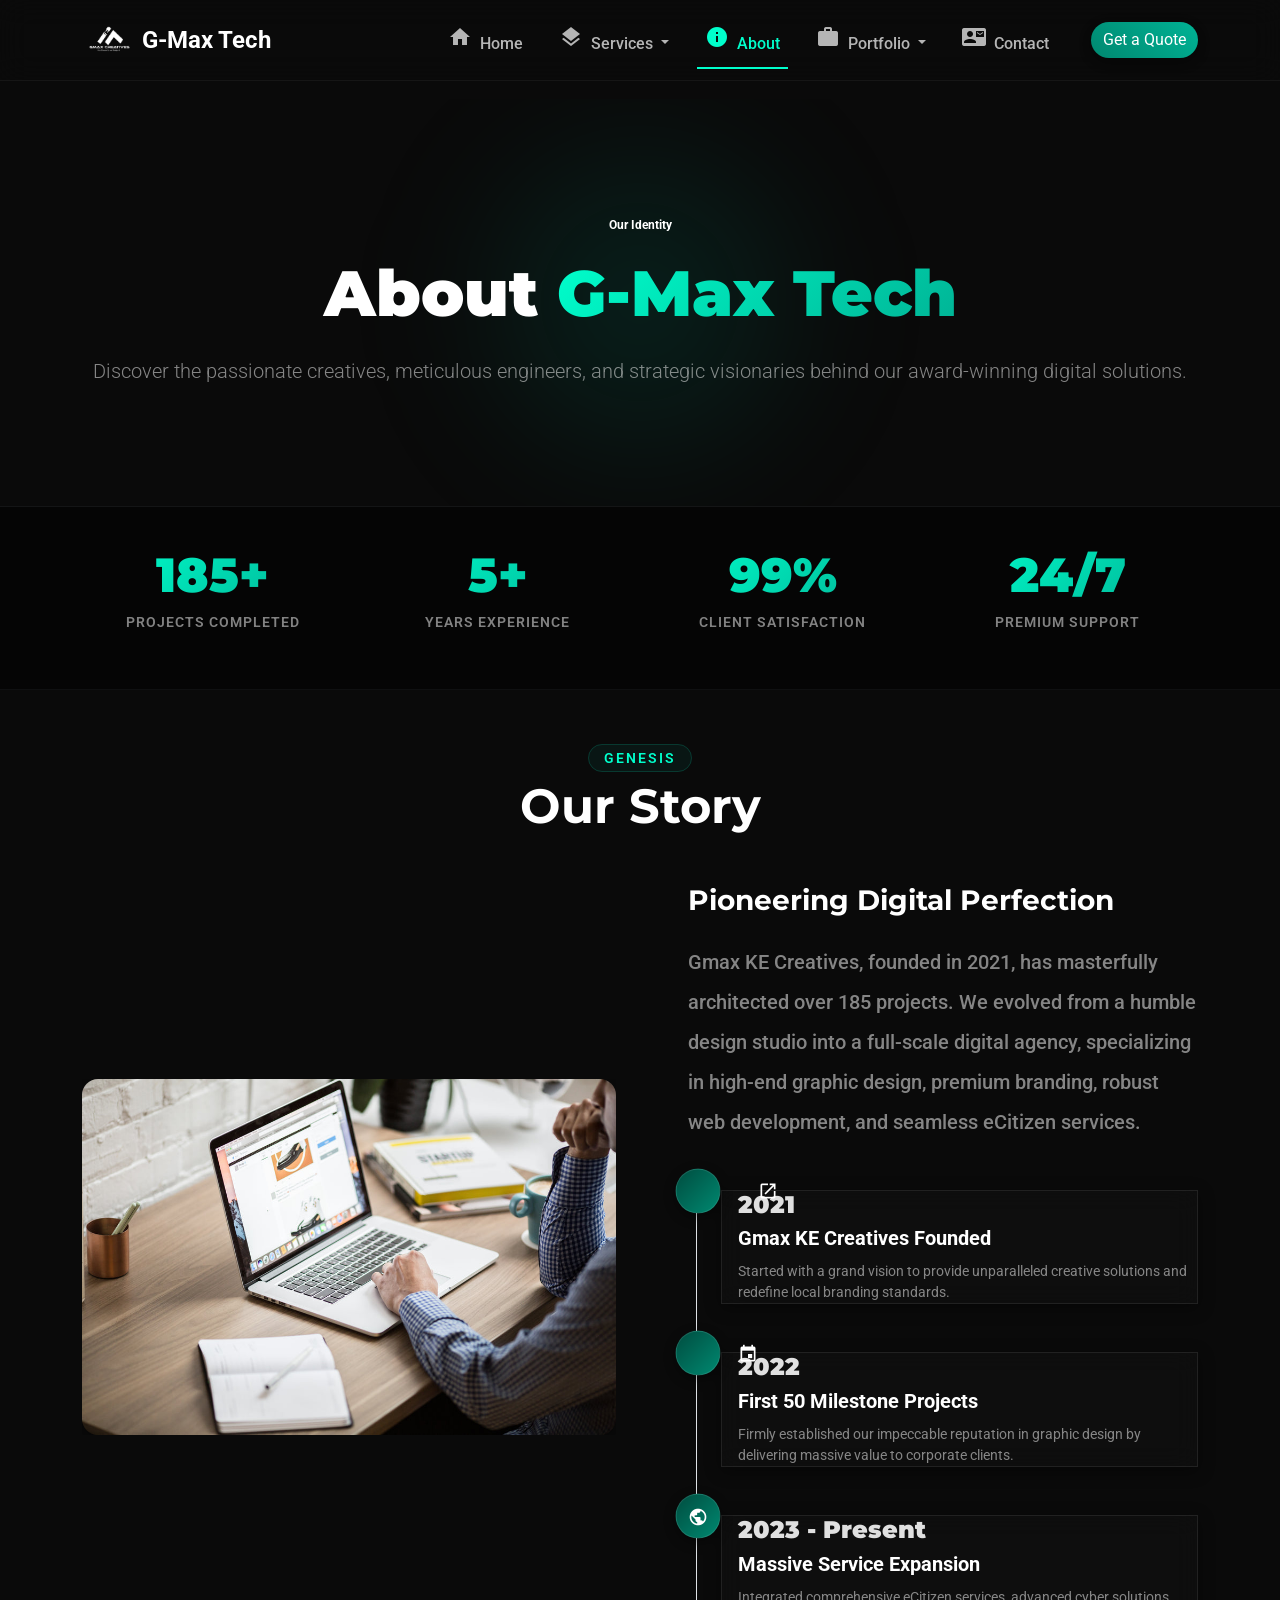
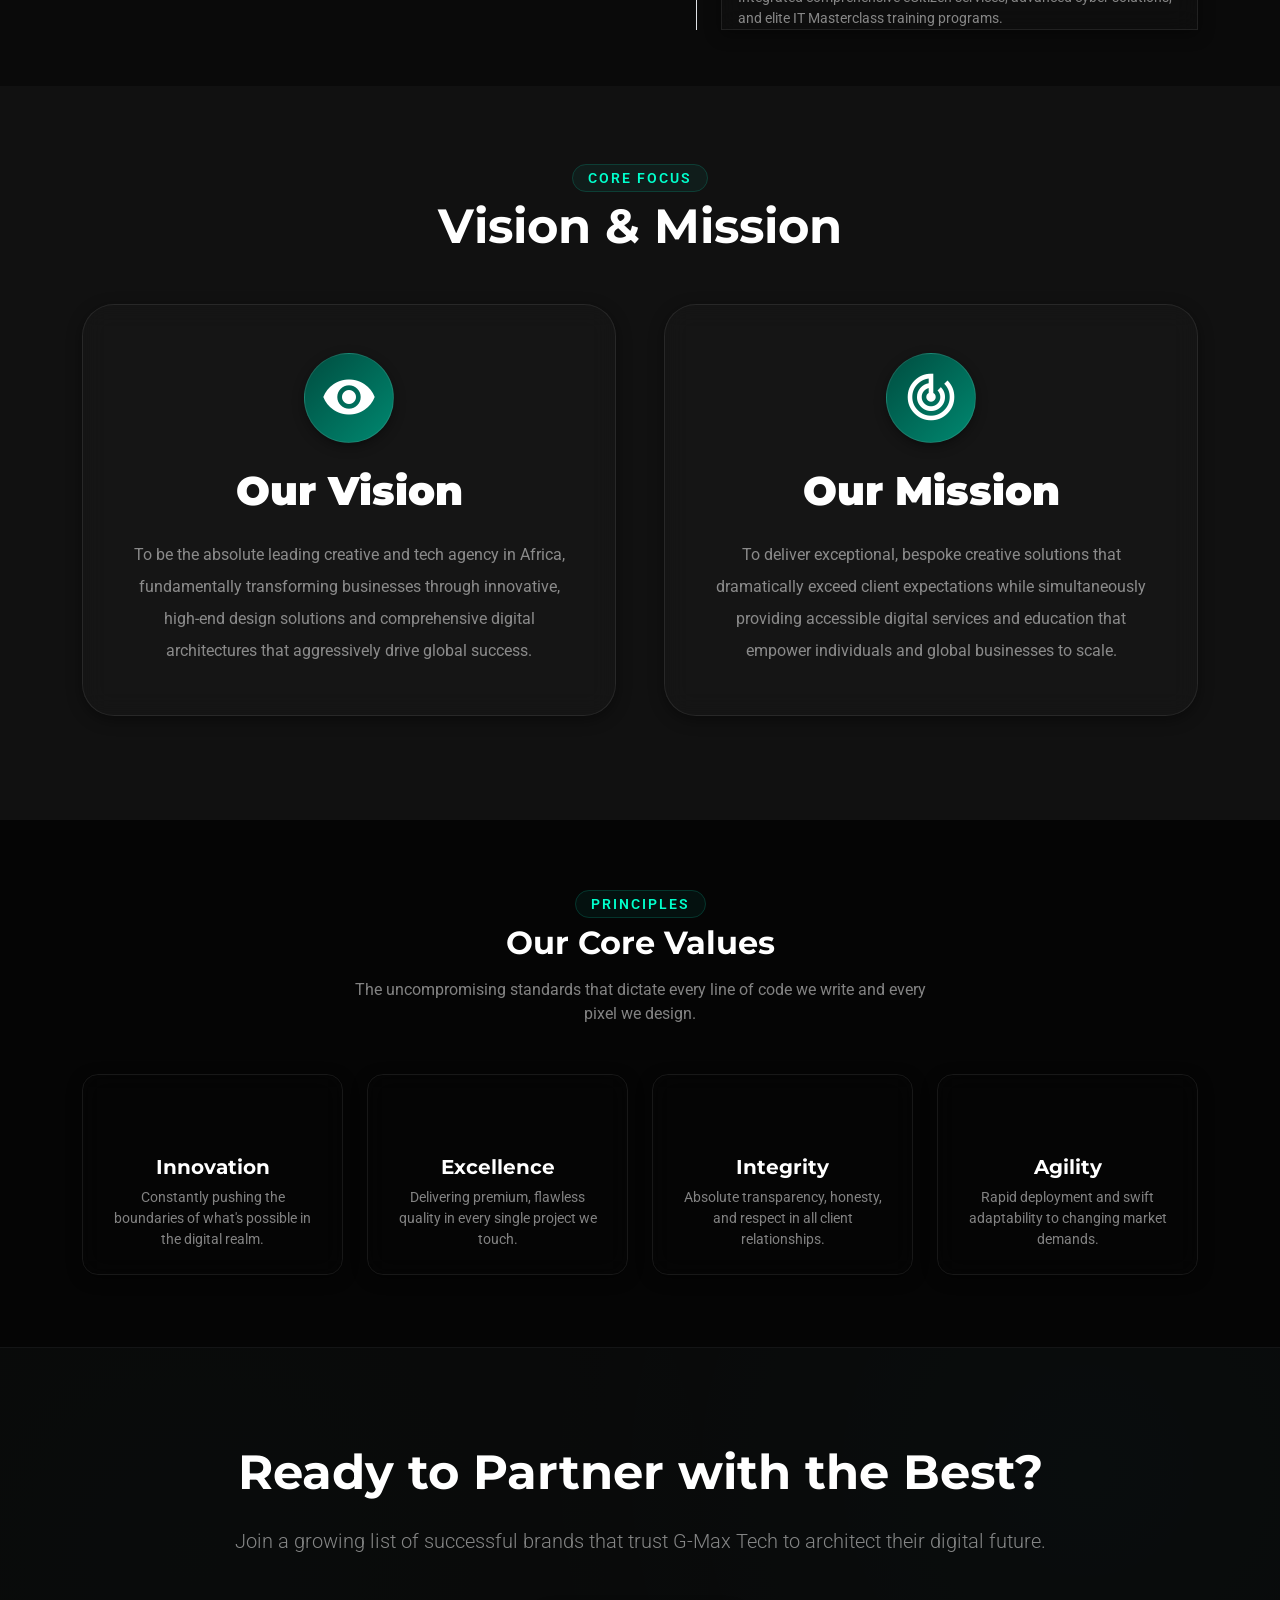
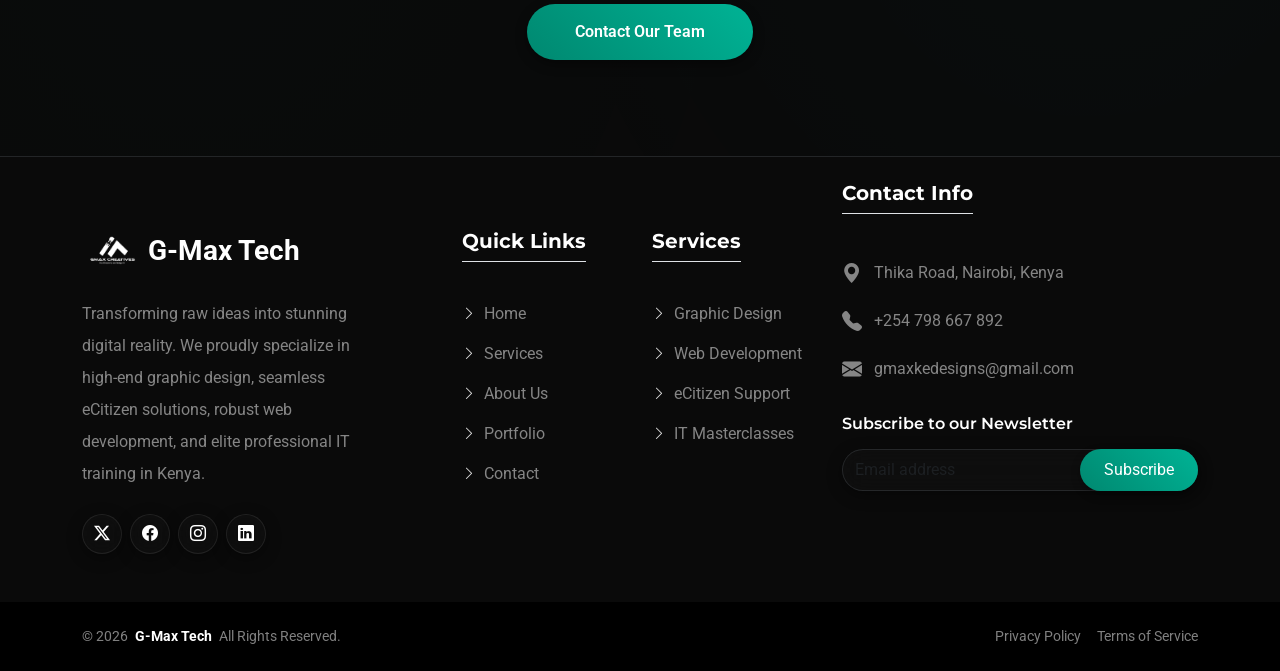
<file: about.html>
<!DOCTYPE html>
<html lang="en">
<head>
  <meta charset="utf-8">
  <meta content="width=device-width, initial-scale=1.0" name="viewport">
  
  <title>About Us | G-Max Tech - Premium Digital Solutions</title>
  <meta name="title" content="About Us | G-Max Tech - Premium Digital Solutions">
  <meta name="description" content="Discover the passionate creatives and engineers behind G-Max Tech. Learn about our story, vision, mission, and the core values that drive our digital solutions.">
  <meta name="keywords" content="About G-Max Tech, Tech Agency Nairobi, Gmax KE Creatives, Digital Agency Story, Graphic Design Kenya, Premium Tech Team">
  <meta name="author" content="G-Max Tech">
  <meta name="robots" content="index, follow">

  <link href="assets/img/favicon.png" rel="icon">
  <link href="assets/img/apple-touch-icon.png" rel="apple-touch-icon">

  <link href="https://fonts.googleapis.com" rel="preconnect">
  <link href="https://fonts.gstatic.com" rel="preconnect" crossorigin>
  <link href="https://fonts.googleapis.com/css2?family=Roboto:wght@300;400;500;700&family=Montserrat:wght@400;500;600;700;800;900&display=swap" rel="stylesheet">
  <link href="https://fonts.googleapis.com/icon?family=Material+Icons" rel="stylesheet">

  <link href="https://cdn.jsdelivr.net/npm/bootstrap@5.3.2/dist/css/bootstrap.min.css" rel="stylesheet">
  <link href="https://cdn.jsdelivr.net/npm/bootstrap-icons@1.11.3/font/bootstrap-icons.min.css" rel="stylesheet">
  <link href="https://unpkg.com/aos@2.3.4/dist/aos.css" rel="stylesheet">

  <link href="assets/css/main.css" rel="stylesheet">
</head>

<body class="starter-page-page premium-layout about-page">

  <div id="preloader">
      <div class="loader-content">
          <div class="neon-ring"></div>
          <div class="loader-text">INITIALIZING...</div>
      </div>
  </div>
  
  <canvas id="neuron-canvas"></canvas>

  <div class="sidebar-overlay" id="sidebarOverlay"></div>

  <nav class="sidebar" id="sidebar" aria-label="Mobile Navigation">
      <div class="sidebar-header">
          <a class="navbar-brand d-flex align-items-center" href="index.html" target="_self">
              <img src="assets/img/gmax.png" alt="G-Max Tech Logo" style="height: 35px;">
              <span class="ms-2 fw-bold text-white">G-Max Tech</span>
          </a>
          <button class="sidebar-close" id="sidebarClose" aria-label="Close Sidebar">
              <span class="material-icons">close</span>
          </button>
      </div>
      <ul class="sidebar-nav">
          <li class="nav-item">
              <a class="nav-link" href="index.html" target="_self"><span class="material-icons">home</span> Home</a>
          </li>
          <li class="nav-item dropdown">
              <a class="nav-link dropdown-toggle" href="#" id="sidebarServices" role="button" data-bs-toggle="dropdown" aria-expanded="false">
                  <span class="material-icons">layers</span> Services
              </a>
              <ul class="dropdown-menu bg-dark-glass border-secondary border-opacity-10 shadow-glow" aria-labelledby="sidebarServices">
                  <li><a class="dropdown-item text-white-50 hover-text-white transition-all" href="service.html">Services</a></li>
                  <li><a class="dropdown-item text-white-50 hover-text-white transition-all" href="service-details.html">More Services</a></li>
              </ul>
          </li>
          <li class="nav-item">
              <a class="nav-link active" href="about.html" target="_self"><span class="material-icons">info</span> About Us</a>
          </li>
          <li class="nav-item dropdown">
              <a class="nav-link dropdown-toggle" href="#" id="sidebarPortfolio" role="button" data-bs-toggle="dropdown" aria-expanded="false">
                  <span class="material-icons">work</span> Portfolio
              </a>
              <ul class="dropdown-menu bg-dark-glass border-secondary border-opacity-10 shadow-glow" aria-labelledby="sidebarPortfolio">
                  <li><a class="dropdown-item text-white-50 hover-text-white transition-all" href="Portfolio.html">Portfolio</a></li>
                  <li><a class="dropdown-item text-white-50 hover-text-white transition-all" href="portfolio-details.html">See More</a></li>
              </ul>
          </li>
          <li class="nav-item">
              <a class="nav-link" href="contact.html" target="_self"><span class="material-icons">contact_mail</span> Contact</a>
          </li>
      </ul>
  </nav>

  <header>
      <nav class="navbar navbar-expand-lg fixed-top premium-header glass-effect" aria-label="Main Navigation">
          <div class="container">
              <button class="sidebar-toggle d-xl-none me-3" type="button" id="sidebarToggle" aria-label="Toggle Navigation">
                  <span class="material-icons">menu</span>
              </button>

              <a class="navbar-brand d-flex align-items-center me-auto" href="index.html" target="_self">
                  <img src="assets/img/gmax.png" alt="G-Max Tech Logo" style="height: 40px;">
                  <span class="ms-2 fw-bold text-white fs-4 d-none d-sm-block">G-Max Tech</span>
              </a>
              
              <div class="collapse navbar-collapse" id="navbarNav">
                  <ul class="navbar-nav ms-auto align-items-center">
                      <li class="nav-item"><a class="nav-link" href="index.html" target="_self"><i class="material-icons me-1">home</i> Home</a></li>
                      
                      <li class="nav-item dropdown">
                          <a class="nav-link dropdown-toggle" href="#" id="navbarDropdownServices" role="button" data-bs-toggle="dropdown" aria-expanded="false">
                              <i class="material-icons me-1">layers</i> Services
                          </a>
                          <ul class="dropdown-menu bg-dark-glass border-secondary border-opacity-10 shadow-glow" aria-labelledby="navbarDropdownServices">
                              <li><a class="dropdown-item text-white-50 hover-text-white transition-all" href="service.html">Services</a></li>
                              <li><a class="dropdown-item text-white-50 hover-text-white transition-all" href="service-details.html">More Services</a></li>
                          </ul>
                      </li>

                      <li class="nav-item"><a class="nav-link active" href="about.html" target="_self"><i class="material-icons me-1">info</i> About</a></li>
                      
                      <li class="nav-item dropdown">
                          <a class="nav-link dropdown-toggle" href="#" id="navbarDropdownPortfolio" role="button" data-bs-toggle="dropdown" aria-expanded="false">
                              <i class="material-icons me-1">work</i> Portfolio
                          </a>
                          <ul class="dropdown-menu bg-dark-glass border-secondary border-opacity-10 shadow-glow" aria-labelledby="navbarDropdownPortfolio">
                              <li><a class="dropdown-item text-white-50 hover-text-white transition-all" href="Portfolio.html">Portfolio</a></li>
                              <li><a class="dropdown-item text-white-50 hover-text-white transition-all" href="portfolio-details.html">See More</a></li>
                          </ul>
                      </li>

                      <li class="nav-item"><a class="nav-link" href="contact.html" target="_self"><i class="material-icons me-1">contact_mail</i> Contact</a></li>
                  </ul>
                  <a href="contact.html" target="_self" class="btn premium-primary-btn ms-4 rounded-pill shadow-glow hover-lift">Get a Quote</a>
              </div>
          </div>
      </nav>
  </header>

  <main class="main premium-main pt-5 mt-4 z-index-2 position-relative">
    
    <div class="page-title premium-page-hero position-relative overflow-hidden pt-5 pb-5 border-bottom border-secondary border-opacity-10 text-center">
      <div class="hero-glow-orb position-absolute top-50 start-50 translate-middle" style="width: 450px; height: 450px; background: radial-gradient(circle, rgba(0,136,112,0.2) 0%, transparent 70%); z-index: 0; filter: blur(50px);"></div>
      <div class="container position-relative z-index-2 py-5">
        <span class="badge premium-badge mb-3 px-4 py-2" data-aos="fade-down">Our Identity</span>
        <h1 class="display-3 fw-black text-white mb-4" data-aos="fade-up" data-aos-delay="100">About <span class="text-gradient">G-Max Tech</span></h1>
        <p class="lead text-white-50 max-w-700 mx-auto" data-aos="fade-up" data-aos-delay="200">Discover the passionate creatives, meticulous engineers, and strategic visionaries behind our award-winning digital solutions.</p>
      </div>
    </div>

    <section class="stats-section py-4 border-bottom border-secondary border-opacity-10 premium-bg-darker position-relative z-index-2">
        <div class="container">
            <div class="row g-4 text-center justify-content-center">
                <div class="col-6 col-md-3" data-aos="zoom-in" data-aos-delay="100">
                    <div class="stat-box p-3">
                        <h2 class="display-5 fw-black text-gradient mb-0">185<span class="text-white">+</span></h2>
                        <p class="text-white-50 text-uppercase letter-spacing-1 small mt-2 fw-semibold">Projects Completed</p>
                    </div>
                </div>
                <div class="col-6 col-md-3" data-aos="zoom-in" data-aos-delay="200">
                    <div class="stat-box p-3">
                        <h2 class="display-5 fw-black text-gradient mb-0">5<span class="text-white">+</span></h2>
                        <p class="text-white-50 text-uppercase letter-spacing-1 small mt-2 fw-semibold">Years Experience</p>
                    </div>
                </div>
                <div class="col-6 col-md-3" data-aos="zoom-in" data-aos-delay="300">
                    <div class="stat-box p-3">
                        <h2 class="display-5 fw-black text-gradient mb-0">99<span class="text-white">%</span></h2>
                        <p class="text-white-50 text-uppercase letter-spacing-1 small mt-2 fw-semibold">Client Satisfaction</p>
                    </div>
                </div>
                <div class="col-6 col-md-3" data-aos="zoom-in" data-aos-delay="400">
                    <div class="stat-box p-3">
                        <h2 class="display-5 fw-black text-gradient mb-0">24<span class="text-white">/7</span></h2>
                        <p class="text-white-50 text-uppercase letter-spacing-1 small mt-2 fw-semibold">Premium Support</p>
                    </div>
                </div>
            </div>
        </div>
    </section>

    <section id="about" class="about section premium-section overflow-hidden py-5 position-relative z-index-2">
      <div class="container section-title text-center mb-5" data-aos="fade-up">
        <span class="description-title text-gradient-bg">Genesis</span>
        <h2 class="premium-heading display-5 fw-bold text-white mt-2">Our Story</h2>
      </div>
      
      <div class="container">
        <div class="row gx-0 gx-lg-5 gy-5 align-items-center">
          
          <div class="col-lg-6" data-aos="zoom-out" data-aos-duration="1200">
            <div class="image-wrapper premium-image-reveal position-relative">
              <div class="neon-border border-accent-alt rounded-4 position-absolute w-100 h-100 top-0 start-0 z-index-0 opacity-50 transform-scale-105"></div>
              <div class="image-box hover-scale position-relative z-index-1">
                <img src="assets/img/design1.jpg" class="img-fluid rounded-4 shadow-neon" alt="G-Max Tech Team at Work">
              </div>
              <div class="experience-box floating-box glassmorphism bg-dark-glass border border-accent border-opacity-25 rounded-4 p-4 position-absolute bottom-0 start-0 translate-middle-x mb-4 ms-5 shadow-glow" data-aos="flip-up" data-aos-delay="400">
                <div class="years text-gradient display-5 fw-black">5+</div>
                <div class="text text-light fw-medium">Years of<br>Premium Excellence</div>
              </div>
            </div>
          </div>

          <div class="col-lg-6" data-aos="fade-left" data-aos-duration="1200">
            <div class="content ps-lg-4">
              <h3 class="fw-bold text-white mb-4">Pioneering Digital Perfection</h3>
              <p class="highlight-text lead fw-medium text-white-50 lh-lg mb-5">Gmax KE Creatives, founded in 2021, has masterfully architected over 185 projects. We evolved from a humble design studio into a full-scale digital agency, specializing in high-end graphic design, premium branding, robust web development, and seamless eCitizen services.</p>
              
              <div class="features-list premium-timeline position-relative border-start border-accent border-opacity-25 ps-4 ms-2">
                <div class="feature-item timeline-item position-relative mb-5" data-aos="fade-up" data-aos-delay="200">
                  <div class="icon-box pulse-hover position-absolute top-0 start-0 translate-middle bg-gradient-premium rounded-circle shadow-neon d-flex align-items-center justify-content-center" style="width: 45px; height: 45px; margin-left: -24px;">
                      <i class="material-icons text-white fs-5">rocket_launch</i>
                  </div>
                  <div class="text ps-3">
                    <h4 class="fw-black text-accent mb-1">2021</h4>
                    <p class="fw-bold text-white fs-5 mb-2">Gmax KE Creatives Founded</p>
                    <p class="text-white-50 small mb-0 lh-base">Started with a grand vision to provide unparalleled creative solutions and redefine local branding standards.</p>
                  </div>
                </div>
                <div class="feature-item timeline-item position-relative mb-5" data-aos="fade-up" data-aos-delay="400">
                  <div class="icon-box pulse-hover position-absolute top-0 start-0 translate-middle bg-gradient-premium rounded-circle shadow-neon d-flex align-items-center justify-content-center" style="width: 45px; height: 45px; margin-left: -24px;">
                      <i class="material-icons text-white fs-5">emoji_events</i>
                  </div>
                  <div class="text ps-3">
                    <h4 class="fw-black text-accent mb-1">2022</h4>
                    <p class="fw-bold text-white fs-5 mb-2">First 50 Milestone Projects</p>
                    <p class="text-white-50 small mb-0 lh-base">Firmly established our impeccable reputation in graphic design by delivering massive value to corporate clients.</p>
                  </div>
                </div>
                <div class="feature-item timeline-item position-relative" data-aos="fade-up" data-aos-delay="600">
                  <div class="icon-box pulse-hover position-absolute top-0 start-0 translate-middle bg-gradient-premium rounded-circle shadow-neon d-flex align-items-center justify-content-center" style="width: 45px; height: 45px; margin-left: -24px;">
                      <i class="material-icons text-white fs-5">public</i>
                  </div>
                  <div class="text ps-3">
                    <h4 class="fw-black text-accent mb-1">2023 - Present</h4>
                    <p class="fw-bold text-white fs-5 mb-2">Massive Service Expansion</p>
                    <p class="text-white-50 small mb-0 lh-base">Integrated comprehensive eCitizen services, advanced cyber solutions, and elite IT Masterclass training programs.</p>
                  </div>
                </div>
              </div>
              
            </div>
          </div>
        </div>
      </div>
    </section>

    <section class="vision-mission section premium-bg-alt py-5 position-relative z-index-2">
      <div class="container section-title text-center mt-4 mb-5" data-aos="fade-up">
        <span class="description-title text-gradient-bg">Core Focus</span>
        <h2 class="premium-heading display-5 fw-bold text-white mt-2">Vision & Mission</h2>
      </div>
      
      <div class="container mb-5">
        <div class="row g-5 justify-content-center">
          <div class="col-lg-6" data-aos="fade-up" data-aos-delay="100">
            <div class="premium-card neon-glow-card p-5 bg-dark-glass rounded-5 h-100 text-center position-relative overflow-hidden hover-lift">
              <div class="neon-border"></div>
              <div class="glow-icon bg-gradient-premium rounded-circle d-inline-flex align-items-center justify-content-center mb-4 shadow-neon" style="width: 90px; height: 90px;">
                  <i class="material-icons text-white display-4">visibility</i>
              </div>
              <h3 class="fw-black text-white mb-4 display-6">Our Vision</h3>
              <p class="text-white-50 fs-6 lh-lg mb-0">To be the absolute leading creative and tech agency in Africa, fundamentally transforming businesses through innovative, high-end design solutions and comprehensive digital architectures that aggressively drive global success.</p>
            </div>
          </div>
          <div class="col-lg-6" data-aos="fade-up" data-aos-delay="300">
            <div class="premium-card neon-glow-card p-5 bg-dark-glass rounded-5 h-100 text-center position-relative overflow-hidden hover-lift">
              <div class="neon-border border-accent-alt"></div>
              <div class="glow-icon bg-gradient-premium rounded-circle d-inline-flex align-items-center justify-content-center mb-4 shadow-neon" style="width: 90px; height: 90px;">
                  <i class="material-icons text-white display-4">track_changes</i>
              </div>
              <h3 class="fw-black text-white mb-4 display-6">Our Mission</h3>
              <p class="text-white-50 fs-6 lh-lg mb-0">To deliver exceptional, bespoke creative solutions that dramatically exceed client expectations while simultaneously providing accessible digital services and education that empower individuals and global businesses to scale.</p>
            </div>
          </div>
        </div>
      </div>
    </section>

    <section class="core-values py-5 premium-bg-darker position-relative z-index-2">
        <div class="container py-4" data-aos="fade-up">
            <div class="text-center mb-5">
                <span class="description-title text-gradient-bg">Principles</span>
                <h2 class="premium-heading text-white fw-bold mt-2">Our Core Values</h2>
                <p class="text-white-50 mt-3 mx-auto" style="max-width: 600px;">The uncompromising standards that dictate every line of code we write and every pixel we design.</p>
            </div>
            
            <div class="row g-4">
                <div class="col-md-3 col-sm-6" data-aos="fade-up" data-aos-delay="100">
                    <div class="value-card bg-transparent border border-secondary border-opacity-25 rounded-4 p-4 text-center h-100 hover-bg-glass transition-all neon-glow-card">
                        <i class="material-icons text-accent fs-1 mb-3">lightbulb</i>
                        <h4 class="text-white fw-bold h5">Innovation</h4>
                        <p class="text-white-50 small mb-0">Constantly pushing the boundaries of what's possible in the digital realm.</p>
                    </div>
                </div>
                <div class="col-md-3 col-sm-6" data-aos="fade-up" data-aos-delay="200">
                    <div class="value-card bg-transparent border border-secondary border-opacity-25 rounded-4 p-4 text-center h-100 hover-bg-glass transition-all neon-glow-card">
                        <i class="material-icons text-accent fs-1 mb-3">verified</i>
                        <h4 class="text-white fw-bold h5">Excellence</h4>
                        <p class="text-white-50 small mb-0">Delivering premium, flawless quality in every single project we touch.</p>
                    </div>
                </div>
                <div class="col-md-3 col-sm-6" data-aos="fade-up" data-aos-delay="300">
                    <div class="value-card bg-transparent border border-secondary border-opacity-25 rounded-4 p-4 text-center h-100 hover-bg-glass transition-all neon-glow-card">
                        <i class="material-icons text-accent fs-1 mb-3">handshake</i>
                        <h4 class="text-white fw-bold h5">Integrity</h4>
                        <p class="text-white-50 small mb-0">Absolute transparency, honesty, and respect in all client relationships.</p>
                    </div>
                </div>
                <div class="col-md-3 col-sm-6" data-aos="fade-up" data-aos-delay="400">
                    <div class="value-card bg-transparent border border-secondary border-opacity-25 rounded-4 p-4 text-center h-100 hover-bg-glass transition-all neon-glow-card">
                        <i class="material-icons text-accent fs-1 mb-3">speed</i>
                        <h4 class="text-white fw-bold h5">Agility</h4>
                        <p class="text-white-50 small mb-0">Rapid deployment and swift adaptability to changing market demands.</p>
                    </div>
                </div>
            </div>
        </div>
    </section>

    <section class="cta-section py-5 position-relative z-index-2 overflow-hidden border-top border-secondary border-opacity-10">
        <div class="bg-abstract-shapes opacity-50"></div>
        <div class="container py-5 text-center position-relative z-index-2" data-aos="zoom-in">
            <h2 class="display-5 fw-bold text-white mb-4">Ready to Partner with the Best?</h2>
            <p class="lead text-white-50 mb-5 max-w-700 mx-auto">Join a growing list of successful brands that trust G-Max Tech to architect their digital future.</p>
            <div class="d-flex justify-content-center gap-3 flex-wrap">
                <a href="contact.html" class="btn premium-primary-btn btn-lg px-5 py-3 rounded-pill shadow-glow hover-lift fs-6 fw-semibold">Contact Our Team</a>
            </div>
        </div>
    </section>

  </main>

  <footer id="footer" class="footer position-relative z-index-2">
    <div class="footer-top border-top border-secondary border-opacity-25 py-5 bg-darker">
      <div class="container mt-4">
        <div class="row gy-5">
          
          <div class="col-lg-4 col-md-12 footer-about pe-lg-5">
            <a href="index.html" class="logo d-flex align-items-center mb-4 text-decoration-none">
              <img src="assets/img/gmax.png" alt="G-Max Tech Logo" height="45" class="me-2">
              <span class="sitename fs-3 fw-bold text-white">G-Max Tech</span>
            </a>
            <p class="text-white-50 lh-lg pe-4 mb-4">Transforming raw ideas into stunning digital reality. We proudly specialize in high-end graphic design, seamless eCitizen solutions, robust web development, and elite professional IT training in Kenya.</p>
            <div class="social-links d-flex gap-2">
                <a href="#" class="d-flex align-items-center justify-content-center bg-dark-glass text-white rounded-circle hover-lift" style="width: 40px; height: 40px;"><i class="bi bi-twitter-x"></i></a>
                <a href="#" class="d-flex align-items-center justify-content-center bg-dark-glass text-white rounded-circle hover-lift" style="width: 40px; height: 40px;"><i class="bi bi-facebook"></i></a>
                <a href="#" class="d-flex align-items-center justify-content-center bg-dark-glass text-white rounded-circle hover-lift" style="width: 40px; height: 40px;"><i class="bi bi-instagram"></i></a>
                <a href="#" class="d-flex align-items-center justify-content-center bg-dark-glass text-white rounded-circle hover-lift" style="width: 40px; height: 40px;"><i class="bi bi-linkedin"></i></a>
            </div>
          </div>
          
          <div class="col-lg-2 col-6 footer-links">
            <h4 class="text-white fw-bold h5 mb-4 position-relative pb-2 border-bottom border-accent d-inline-block">Quick Links</h4>
            <ul class="list-unstyled d-flex flex-column gap-3 mt-3">
              <li><i class="bi bi-chevron-right text-accent me-2 small"></i><a href="index.html" target="_self" class="text-white-50 text-decoration-none hover-text-white transition-all">Home</a></li>
              <li><i class="bi bi-chevron-right text-accent me-2 small"></i><a href="service.html" target="_self" class="text-white-50 text-decoration-none hover-text-white transition-all">Services</a></li>
              <li><i class="bi bi-chevron-right text-accent me-2 small"></i><a href="about.html" target="_self" class="text-white-50 text-decoration-none hover-text-white transition-all">About Us</a></li>
              <li><i class="bi bi-chevron-right text-accent me-2 small"></i><a href="Portfolio.html" target="_self" class="text-white-50 text-decoration-none hover-text-white transition-all">Portfolio</a></li>
              <li><i class="bi bi-chevron-right text-accent me-2 small"></i><a href="contact.html" target="_self" class="text-white-50 text-decoration-none hover-text-white transition-all">Contact</a></li>
            </ul>
          </div>
          
          <div class="col-lg-2 col-6 footer-links">
            <h4 class="text-white fw-bold h5 mb-4 position-relative pb-2 border-bottom border-accent d-inline-block">Services</h4>
            <ul class="list-unstyled d-flex flex-column gap-3 mt-3">
              <li><i class="bi bi-chevron-right text-accent me-2 small"></i><a href="service.html" class="text-white-50 text-decoration-none hover-text-white transition-all">Graphic Design</a></li>
              <li><i class="bi bi-chevron-right text-accent me-2 small"></i><a href="service.html" class="text-white-50 text-decoration-none hover-text-white transition-all">Web Development</a></li>
              <li><i class="bi bi-chevron-right text-accent me-2 small"></i><a href="service.html" class="text-white-50 text-decoration-none hover-text-white transition-all">eCitizen Support</a></li>
              <li><i class="bi bi-chevron-right text-accent me-2 small"></i><a href="service.html" class="text-white-50 text-decoration-none hover-text-white transition-all">IT Masterclasses</a></li>
            </ul>
          </div>
          
          <div class="col-lg-4 col-md-12 footer-contact text-center text-md-start mt-5 mt-lg-0">
            <h4 class="text-white fw-bold h5 mb-4 position-relative pb-2 border-bottom border-accent d-inline-block">Contact Info</h4>
            <div class="text-white-50 mt-3 lh-lg mb-4">
              <p class="mb-2"><i class="bi bi-geo-alt-fill text-accent me-2 fs-5 align-middle"></i> Thika Road, Nairobi, Kenya</p>
              <p class="mb-2"><i class="bi bi-telephone-fill text-accent me-2 fs-5 align-middle"></i> +254 798 667 892</p>
              <p class="mb-2"><i class="bi bi-envelope-fill text-accent me-2 fs-5 align-middle"></i> gmaxkedesigns@gmail.com</p>
            </div>
            
            <h5 class="text-white fw-semibold h6 mb-3">Subscribe to our Newsletter</h5>
            <form action="#" class="d-flex position-relative">
                <input type="email" class="form-control bg-dark-glass border-secondary border-opacity-25 text-white pe-5 py-2 rounded-pill" placeholder="Email address" required>
                <button type="submit" class="btn premium-primary-btn position-absolute end-0 top-0 bottom-0 rounded-pill px-4">Subscribe</button>
            </form>
          </div>
          
        </div>
      </div>
    </div>
    <div class="footer-bottom bg-black py-4">
      <div class="container d-flex flex-column flex-md-row justify-content-between align-items-center">
        <p class="mb-0 text-white-50 small">© <span id="currentYear">2026</span> <strong class="text-white px-1">G-Max Tech</strong> All Rights Reserved.</p>
        <div class="text-white-50 small mt-2 mt-md-0 d-flex gap-3">
            <a href="#" class="text-white-50 text-decoration-none hover-text-white">Privacy Policy</a>
            <a href="#" class="text-white-50 text-decoration-none hover-text-white">Terms of Service</a>
        </div>
      </div>
    </div>
  </footer>

  <a href="#" id="scroll-top" class="scroll-top d-flex align-items-center justify-content-center hover-lift shadow-glow bg-gradient-premium rounded-circle" aria-label="Scroll to Top">
      <i class="material-icons text-white">arrow_upward</i>
  </a>

  <script src="https://cdn.jsdelivr.net/npm/bootstrap@5.3.2/dist/js/bootstrap.bundle.min.js"></script>
  <script src="https://unpkg.com/aos@2.3.4/dist/aos.js"></script>
  
  <script src="assets/js/main.js"></script>
  <script>
      // Quick script for dynamic year in footer
      document.getElementById('currentYear').textContent = new Date().getFullYear();
  </script>
</body>
</html>
</file>
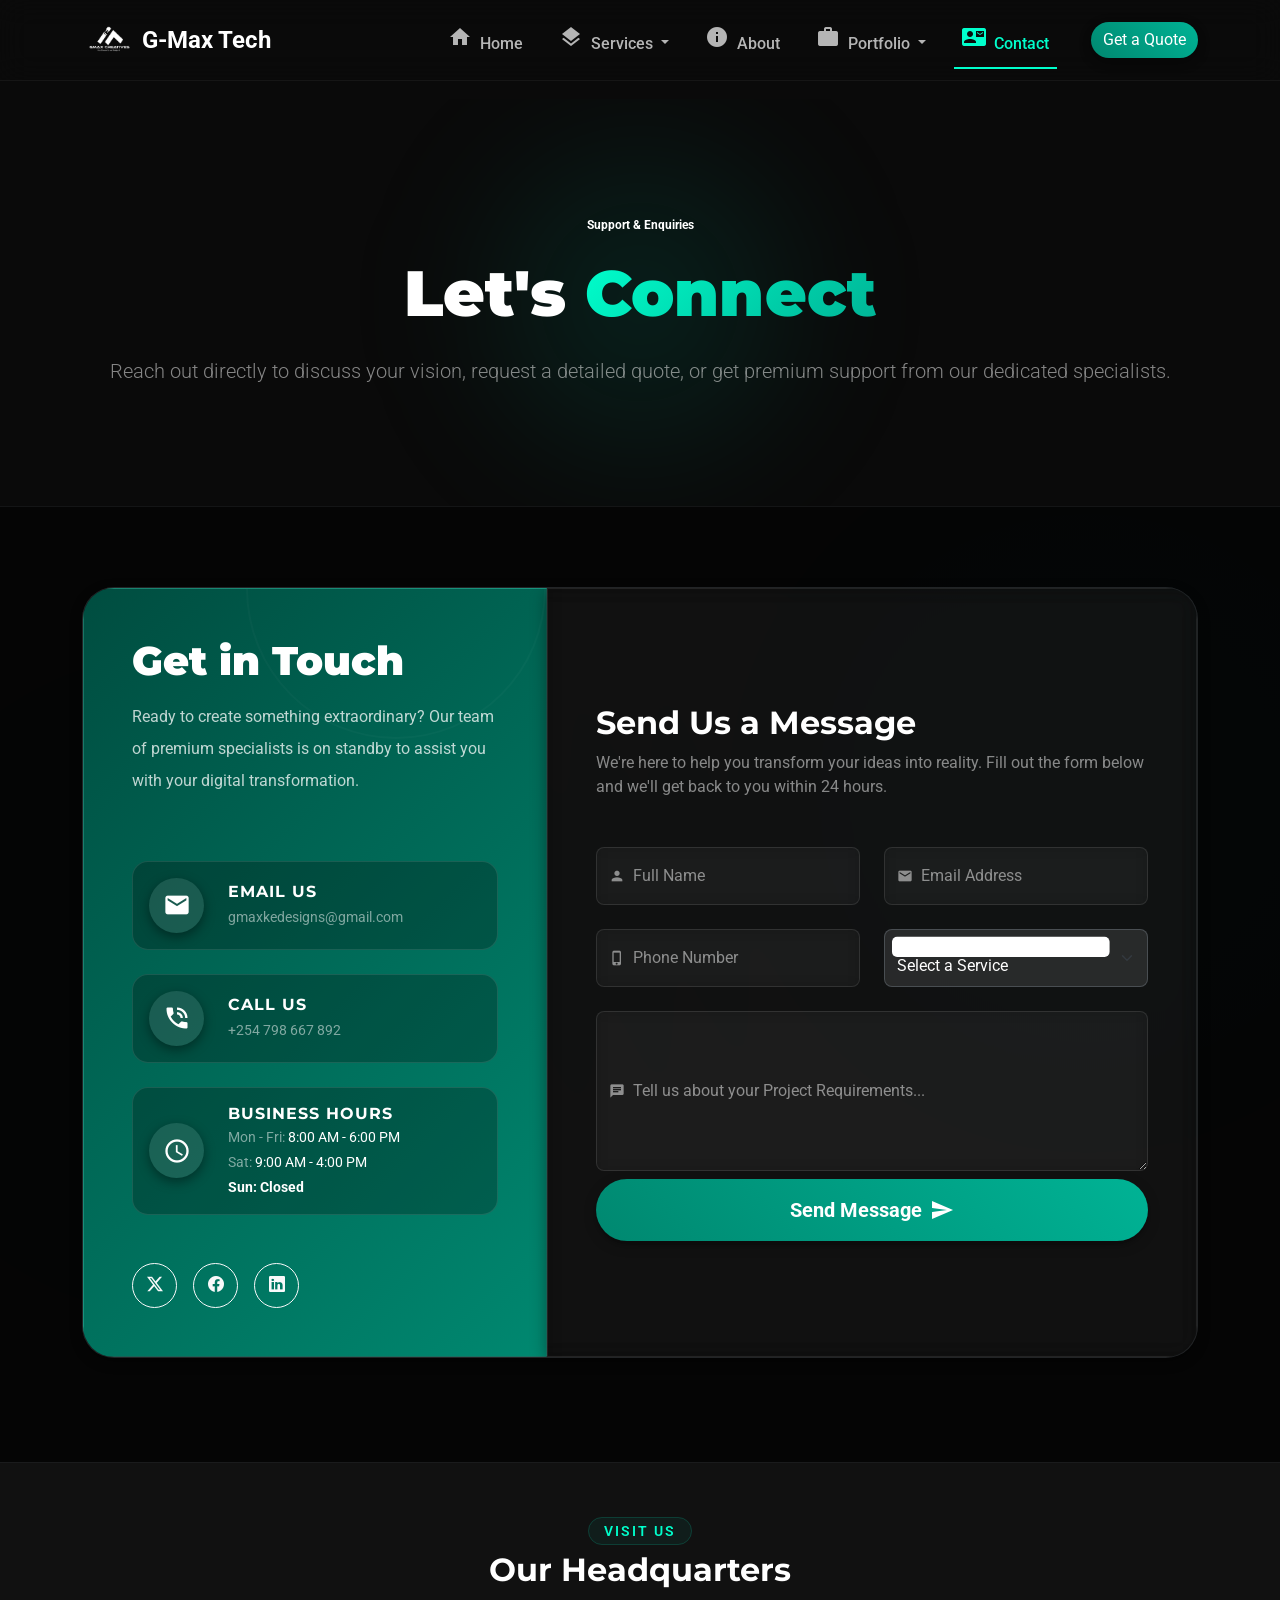
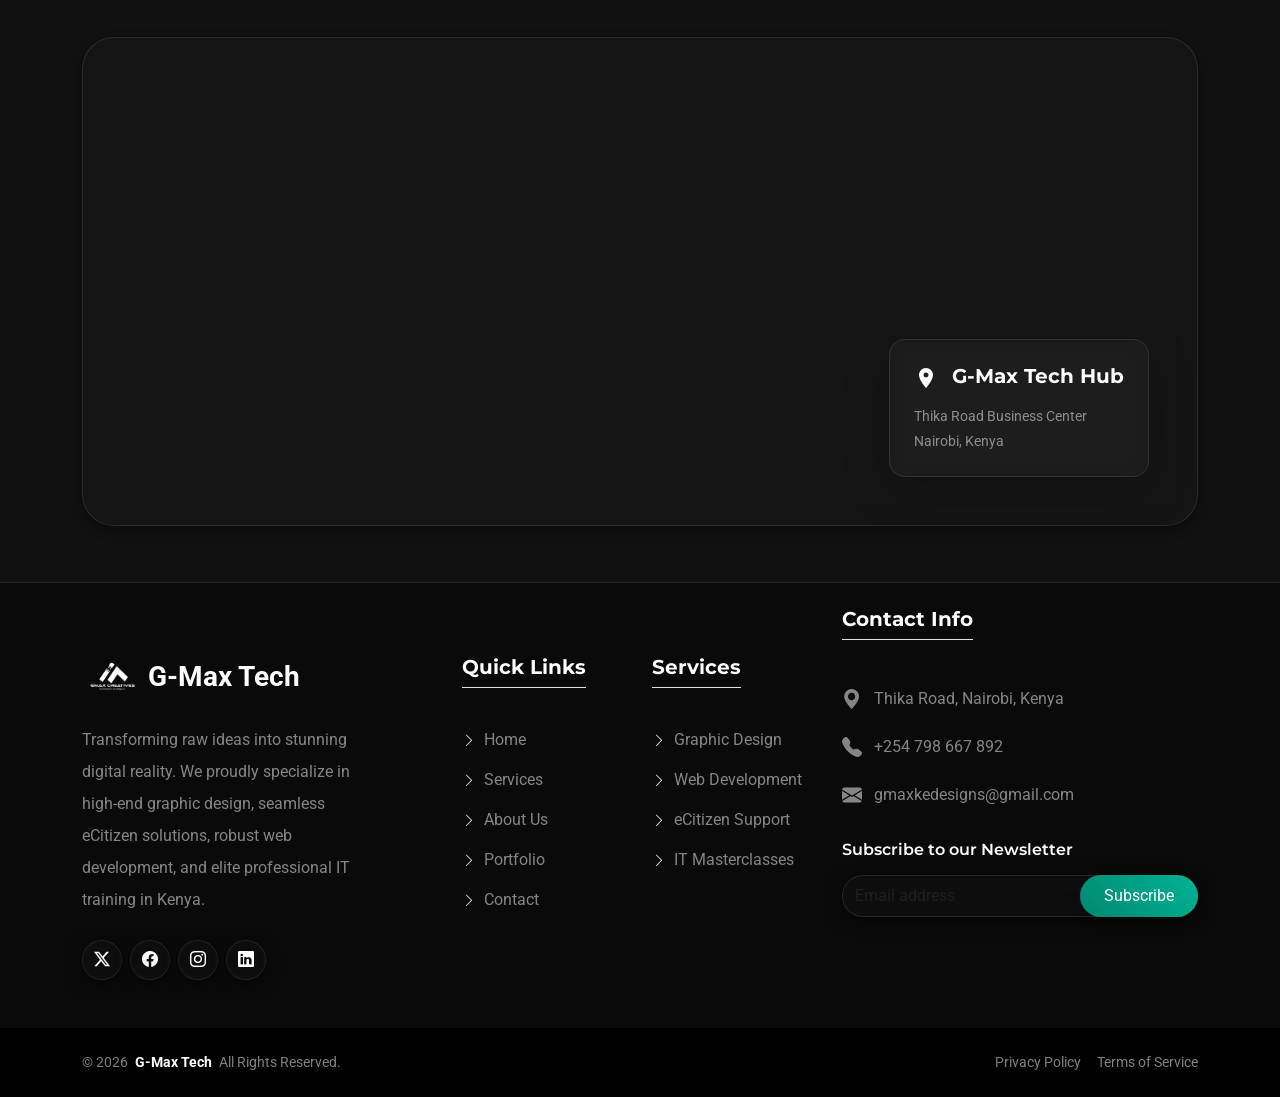
<file: contact.html>
<!DOCTYPE html>
<html lang="en">
<head>
  <meta charset="utf-8">
  <meta content="width=device-width, initial-scale=1.0" name="viewport">
  
  <title>Contact Us | G-Max Tech - Premium Digital Solutions</title>
  <meta name="title" content="Contact Us | G-Max Tech - Premium Digital Solutions">
  <meta name="description" content="Get in touch with G-Max Tech. Reach out for premium high-end graphic design, web development, eCitizen services, and IT masterclass inquiries.">
  <meta name="keywords" content="Contact G-Max Tech, Tech Agency Nairobi, Gmax KE Creatives, Get a Quote, Web Development Quote, Nairobi Design Agency">
  <meta name="author" content="G-Max Tech">
  <meta name="robots" content="index, follow">

  <link href="assets/img/favicon.png" rel="icon">
  <link href="assets/img/apple-touch-icon.png" rel="apple-touch-icon">

  <link href="https://fonts.googleapis.com" rel="preconnect">
  <link href="https://fonts.gstatic.com" rel="preconnect" crossorigin>
  <link href="https://fonts.googleapis.com/css2?family=Roboto:wght@300;400;500;700&family=Montserrat:wght@400;500;600;700;800;900&display=swap" rel="stylesheet">
  <link href="https://fonts.googleapis.com/icon?family=Material+Icons" rel="stylesheet">

  <link href="https://cdn.jsdelivr.net/npm/bootstrap@5.3.2/dist/css/bootstrap.min.css" rel="stylesheet">
  <link href="https://cdn.jsdelivr.net/npm/bootstrap-icons@1.11.3/font/bootstrap-icons.min.css" rel="stylesheet">
  <link href="https://unpkg.com/aos@2.3.4/dist/aos.css" rel="stylesheet">

  <link href="assets/css/main.css" rel="stylesheet">
</head>

<body class="starter-page-page premium-layout contact-page">

  <div id="preloader">
      <div class="loader-content">
          <div class="neon-ring"></div>
          <div class="loader-text">INITIALIZING...</div>
      </div>
  </div>
  
  <canvas id="neuron-canvas"></canvas>

  <div class="sidebar-overlay" id="sidebarOverlay"></div>

  <nav class="sidebar" id="sidebar" aria-label="Mobile Navigation">
      <div class="sidebar-header">
          <a class="navbar-brand d-flex align-items-center" href="index.html" target="_self">
              <img src="assets/img/gmax.png" alt="G-Max Tech Logo" style="height: 35px;">
              <span class="ms-2 fw-bold text-white">G-Max Tech</span>
          </a>
          <button class="sidebar-close" id="sidebarClose" aria-label="Close Sidebar">
              <span class="material-icons">close</span>
          </button>
      </div>
      <ul class="sidebar-nav">
          <li class="nav-item">
              <a class="nav-link" href="index.html" target="_self"><span class="material-icons">home</span> Home</a>
          </li>
          <li class="nav-item dropdown">
              <a class="nav-link dropdown-toggle" href="#" id="sidebarServices" role="button" data-bs-toggle="dropdown" aria-expanded="false">
                  <span class="material-icons">layers</span> Services
              </a>
              <ul class="dropdown-menu bg-dark-glass border-secondary border-opacity-10 shadow-glow" aria-labelledby="sidebarServices">
                  <li><a class="dropdown-item text-white-50 hover-text-white transition-all" href="service.html">Services</a></li>
                  <li><a class="dropdown-item text-white-50 hover-text-white transition-all" href="service-details.html">More Services</a></li>
              </ul>
          </li>
          <li class="nav-item">
              <a class="nav-link" href="about.html" target="_self"><span class="material-icons">info</span> About Us</a>
          </li>
          <li class="nav-item dropdown">
              <a class="nav-link dropdown-toggle" href="#" id="sidebarPortfolio" role="button" data-bs-toggle="dropdown" aria-expanded="false">
                  <span class="material-icons">work</span> Portfolio
              </a>
              <ul class="dropdown-menu bg-dark-glass border-secondary border-opacity-10 shadow-glow" aria-labelledby="sidebarPortfolio">
                  <li><a class="dropdown-item text-white-50 hover-text-white transition-all" href="Portfolio.html">Portfolio</a></li>
                  <li><a class="dropdown-item text-white-50 hover-text-white transition-all" href="portfolio-details.html">See More</a></li>
              </ul>
          </li>
          <li class="nav-item">
              <a class="nav-link active" href="contact.html" target="_self"><span class="material-icons">contact_mail</span> Contact</a>
          </li>
      </ul>
  </nav>

  <header>
      <nav class="navbar navbar-expand-lg fixed-top premium-header glass-effect" aria-label="Main Navigation">
          <div class="container">
              <button class="sidebar-toggle d-xl-none me-3" type="button" id="sidebarToggle" aria-label="Toggle Navigation">
                  <span class="material-icons">menu</span>
              </button>

              <a class="navbar-brand d-flex align-items-center me-auto" href="index.html" target="_self">
                  <img src="assets/img/gmax.png" alt="G-Max Tech Logo" style="height: 40px;">
                  <span class="ms-2 fw-bold text-white fs-4 d-none d-sm-block">G-Max Tech</span>
              </a>
              
              <div class="collapse navbar-collapse" id="navbarNav">
                  <ul class="navbar-nav ms-auto align-items-center">
                      <li class="nav-item"><a class="nav-link" href="index.html" target="_self"><i class="material-icons me-1">home</i> Home</a></li>
                      
                      <li class="nav-item dropdown">
                          <a class="nav-link dropdown-toggle" href="#" id="navbarDropdownServices" role="button" data-bs-toggle="dropdown" aria-expanded="false">
                              <i class="material-icons me-1">layers</i> Services
                          </a>
                          <ul class="dropdown-menu bg-dark-glass border-secondary border-opacity-10 shadow-glow" aria-labelledby="navbarDropdownServices">
                              <li><a class="dropdown-item text-white-50 hover-text-white transition-all" href="service.html">Services</a></li>
                              <li><a class="dropdown-item text-white-50 hover-text-white transition-all" href="service-details.html">More Services</a></li>
                          </ul>
                      </li>

                      <li class="nav-item"><a class="nav-link" href="about.html" target="_self"><i class="material-icons me-1">info</i> About</a></li>
                      
                      <li class="nav-item dropdown">
                          <a class="nav-link dropdown-toggle" href="#" id="navbarDropdownPortfolio" role="button" data-bs-toggle="dropdown" aria-expanded="false">
                              <i class="material-icons me-1">work</i> Portfolio
                          </a>
                          <ul class="dropdown-menu bg-dark-glass border-secondary border-opacity-10 shadow-glow" aria-labelledby="navbarDropdownPortfolio">
                              <li><a class="dropdown-item text-white-50 hover-text-white transition-all" href="Portfolio.html">Portfolio</a></li>
                              <li><a class="dropdown-item text-white-50 hover-text-white transition-all" href="portfolio-details.html">See More</a></li>
                          </ul>
                      </li>

                      <li class="nav-item"><a class="nav-link active" href="contact.html" target="_self"><i class="material-icons me-1">contact_mail</i> Contact</a></li>
                  </ul>
                  <a href="contact.html" target="_self" class="btn premium-primary-btn ms-4 rounded-pill shadow-glow hover-lift">Get a Quote</a>
              </div>
          </div>
      </nav>
  </header>

  <main class="main premium-main pt-5 mt-4 z-index-2 position-relative">
    
    <div class="page-title premium-page-hero position-relative overflow-hidden pt-5 pb-5 border-bottom border-secondary border-opacity-10 text-center">
      <div class="hero-glow-orb position-absolute top-50 start-50 translate-middle" style="width: 450px; height: 450px; background: radial-gradient(circle, rgba(0,136,112,0.2) 0%, transparent 70%); z-index: 0; filter: blur(50px);"></div>
      <div class="container position-relative z-index-2 py-5">
        <span class="badge premium-badge mb-3 px-4 py-2" data-aos="fade-down">Support & Enquiries</span>
        <h1 class="display-3 fw-black text-white mb-4" data-aos="fade-up" data-aos-delay="100">Let's <span class="text-gradient">Connect</span></h1>
        <p class="lead text-white-50 max-w-700 mx-auto" data-aos="fade-up" data-aos-delay="200">Reach out directly to discuss your vision, request a detailed quote, or get premium support from our dedicated specialists.</p>
      </div>
    </div>

    <section id="contact" class="contact section premium-bg-darker position-relative overflow-hidden pt-5 pb-5">
      <div class="bg-abstract-shapes opacity-25"></div>

      <div class="container z-index-2 position-relative mb-5 mt-4" data-aos="fade-up" data-aos-delay="200">
        <div class="contact-wrapper premium-glass-panel rounded-5 overflow-hidden shadow-neon border border-secondary border-opacity-25 p-0">
          <div class="row g-0">
            
            <div class="col-lg-5 contact-info-panel bg-gradient-premium p-5 text-white d-flex flex-column position-relative overflow-hidden">
              <div class="neon-ring position-absolute top-0 end-0 translate-middle-y opacity-25" style="width: 300px; height: 300px;"></div>
              
              <div class="contact-info-header mb-5 position-relative z-index-2">
                <h3 class="fw-black display-6 mb-3">Get in Touch</h3>
                <p class="opacity-75 lh-lg fs-6">Ready to create something extraordinary? Our team of premium specialists is on standby to assist you with your digital transformation.</p>
              </div>

              <div class="contact-info-cards d-flex flex-column gap-4 flex-grow-1 position-relative z-index-2">
                
                <div class="info-card d-flex align-items-center hover-lift transition-all p-3 rounded-4 bg-black bg-opacity-25 border border-white border-opacity-10 backdrop-blur-sm">
                  <div class="icon-container rounded-circle bg-white bg-opacity-10 d-flex align-items-center justify-content-center me-4 shadow-glow" style="width: 55px; height: 55px;">
                    <i class="material-icons fs-3 text-white">email</i>
                  </div>
                  <div class="card-content">
                    <h4 class="h6 fw-bold mb-1 text-uppercase letter-spacing-1">Email Us</h4>
                    <a href="mailto:gmaxkedesigns@gmail.com" class="mb-0 text-white-50 small text-decoration-none hover-text-white transition-all">gmaxkedesigns@gmail.com</a>
                  </div>
                </div>

                <div class="info-card d-flex align-items-center hover-lift transition-all p-3 rounded-4 bg-black bg-opacity-25 border border-white border-opacity-10 backdrop-blur-sm">
                  <div class="icon-container rounded-circle bg-white bg-opacity-10 d-flex align-items-center justify-content-center me-4 shadow-glow" style="width: 55px; height: 55px;">
                    <i class="material-icons fs-3 text-white">phone_in_talk</i>
                  </div>
                  <div class="card-content">
                    <h4 class="h6 fw-bold mb-1 text-uppercase letter-spacing-1">Call Us</h4>
                    <a href="tel:+254798667892" class="mb-0 text-white-50 small text-decoration-none hover-text-white transition-all">+254 798 667 892</a>
                  </div>
                </div>

                <div class="info-card d-flex align-items-center hover-lift transition-all p-3 rounded-4 bg-black bg-opacity-25 border border-white border-opacity-10 backdrop-blur-sm">
                  <div class="icon-container rounded-circle bg-white bg-opacity-10 d-flex align-items-center justify-content-center me-4 shadow-glow" style="width: 55px; height: 55px;">
                    <i class="material-icons fs-3 text-white">schedule</i>
                  </div>
                  <div class="card-content">
                    <h4 class="h6 fw-bold mb-1 text-uppercase letter-spacing-1">Business Hours</h4>
                    <p class="mb-1 text-white-50 small">Mon - Fri: <span class="text-white">8:00 AM - 6:00 PM</span></p>
                    <p class="mb-1 text-white-50 small">Sat: <span class="text-white">9:00 AM - 4:00 PM</span></p>
                    <p class="mb-0 small text-accent fw-bold">Sun: Closed</p>
                  </div>
                </div>

              </div>
              
              <div class="mt-5 d-flex gap-3 position-relative z-index-2">
                  <a href="#" class="btn btn-outline-light rounded-circle d-flex align-items-center justify-content-center" style="width: 45px; height: 45px;"><i class="bi bi-twitter-x"></i></a>
                  <a href="#" class="btn btn-outline-light rounded-circle d-flex align-items-center justify-content-center" style="width: 45px; height: 45px;"><i class="bi bi-facebook"></i></a>
                  <a href="#" class="btn btn-outline-light rounded-circle d-flex align-items-center justify-content-center" style="width: 45px; height: 45px;"><i class="bi bi-linkedin"></i></a>
              </div>
            </div>

            <div class="col-lg-7 p-4 p-md-5 d-flex flex-column justify-content-center bg-dark-glass position-relative z-index-2">
              <div class="form-container">
                <h3 class="fw-bold text-white mb-2 fs-2">Send Us a Message</h3>
                <p class="text-white-50 mb-5">We're here to help you transform your ideas into reality. Fill out the form below and we'll get back to you within 24 hours.</p>

                <form action="forms/contact.php" method="post" class="php-email-form premium-form">
                  <div class="row g-4">
                    
                    <div class="col-md-6">
                      <div class="form-floating glass-floating-input position-relative">
                        <input type="text" class="form-control bg-white bg-opacity-10 text-white border-secondary border-opacity-50 rounded-3 shadow-none backdrop-blur focus-neon" id="nameInput" name="name" placeholder="Full Name" required>
                        <label for="nameInput" class="text-white-50 d-flex align-items-center"><i class="material-icons fs-6 me-2">person</i> Full Name</label>
                      </div>
                    </div>

                    <div class="col-md-6">
                      <div class="form-floating glass-floating-input position-relative">
                        <input type="email" class="form-control bg-white bg-opacity-10 text-white border-secondary border-opacity-50 rounded-3 shadow-none backdrop-blur focus-neon" id="emailInput" name="email" placeholder="Email Address" required>
                        <label for="emailInput" class="text-white-50 d-flex align-items-center"><i class="material-icons fs-6 me-2">mail</i> Email Address</label>
                      </div>
                    </div>

                    <div class="col-md-6">
                      <div class="form-floating glass-floating-input position-relative">
                        <input type="tel" class="form-control bg-white bg-opacity-10 text-white border-secondary border-opacity-50 rounded-3 shadow-none backdrop-blur focus-neon" id="contactPhone" name="phone" placeholder="Phone Number" required>
                        <label for="contactPhone" class="text-white-50 d-flex align-items-center"><i class="material-icons fs-6 me-2">phone_iphone</i> Phone Number</label>
                      </div>
                    </div>

                    <div class="col-md-6">
                      <div class="form-floating glass-floating-input position-relative">
                        <select class="form-select bg-white bg-opacity-10 text-white border-secondary border-opacity-50 rounded-3 shadow-none backdrop-blur focus-neon premium-select" name="subject" id="contactSubject" required>
                          <option value="" selected disabled class="text-dark">Select a Service</option>
                          <option value="graphic-design" class="text-dark">Graphic Design</option>
                          <option value="web-development" class="text-dark">Web Development</option>
                          <option value="ecitizen" class="text-dark">eCitizen Services</option>
                          <option value="training" class="text-dark">Training / Classes</option>
                          <option value="seo" class="text-dark">SEO & Marketing</option>
                          <option value="others" class="text-dark">Other Inquiries</option>
                        </select>
                        <label for="contactSubject" class="text-white-50 d-flex align-items-center"><i class="material-icons fs-6 me-2">category</i> Service Needed</label>
                      </div>
                    </div>

                    <div class="col-12">
                      <div class="form-floating glass-floating-input position-relative">
                        <textarea class="form-control bg-white bg-opacity-10 text-white border-secondary border-opacity-50 rounded-3 shadow-none backdrop-blur focus-neon" id="messageInput" name="message" placeholder="Project Details" style="height: 160px" required></textarea>
                        <label for="messageInput" class="text-white-50 d-flex align-items-center"><i class="material-icons fs-6 me-2">chat</i> Tell us about your Project Requirements...</label>
                      </div>
                    </div>

                    <div class="col-12 text-center d-none form-feedback">
                        <div class="loading text-accent small fw-bold"><i class="bi bi-arrow-repeat spin"></i> Sending Message...</div>
                        <div class="error-message text-danger small fw-bold mt-2 d-none"></div>
                        <div class="sent-message text-success small fw-bold mt-2 d-none">Your message has been sent successfully. Thank you!</div>
                    </div>

                    <div class="col-12 mt-2">
                      <button type="submit" class="btn premium-primary-btn w-100 py-3 rounded-pill fw-bold fs-5 shadow-glow hover-lift d-flex justify-content-center align-items-center transition-all">
                        Send Message <i class="material-icons ms-2">send</i>
                      </button>
                    </div>
                    
                  </div>
                </form>
              </div>
            </div>

          </div>
        </div>
      </div>
    </section>

    <section class="location-map section premium-bg-alt py-5 border-top border-secondary border-opacity-10 position-relative z-index-2">
        <div class="container" data-aos="fade-up">
            <div class="text-center mb-5">
                <span class="description-title text-gradient-bg">Visit Us</span>
                <h2 class="premium-heading text-white fw-bold mt-2">Our Headquarters</h2>
            </div>
            
            <div class="map-wrapper premium-glass-panel rounded-5 p-2 shadow-neon border border-secondary border-opacity-25 overflow-hidden position-relative">
                <div class="ratio ratio-21x9 rounded-4 overflow-hidden">
                    <iframe src="https://www.google.com/maps/embed?pb=!1m18!1m12!1m3!1d3988.819917806041!2d36.82194621535728!3d-1.2833034990640393!2m3!1f0!2f0!3f0!3m2!1i1024!2i768!4f13.1!3m3!1m2!1s0x182f10d6118b14a3%3A0x76239ec1b79f649a!2sNairobi%2C%20Kenya!5e0!3m2!1sen!2sus!4v1684490918925!5m2!1sen!2sus" width="100%" height="100%" style="border:0; filter: invert(90%) hue-rotate(180deg);" allowfullscreen="" loading="lazy" referrerpolicy="no-referrer-when-downgrade"></iframe>
                </div>
                
                <div class="position-absolute bottom-0 end-0 p-4 m-4 d-none d-md-block z-index-2">
                    <div class="glass-panel p-4 rounded-4 bg-dark-glass border border-secondary border-opacity-25 backdrop-blur shadow-lg">
                        <h5 class="text-white fw-bold mb-3"><i class="material-icons text-accent align-middle me-2">location_on</i> G-Max Tech Hub</h5>
                        <p class="text-white-50 small mb-1">Thika Road Business Center</p>
                        <p class="text-white-50 small mb-0">Nairobi, Kenya</p>
                    </div>
                </div>
            </div>
        </div>
    </section>

  </main>

  <footer id="footer" class="footer position-relative z-index-2">
    <div class="footer-top border-top border-secondary border-opacity-25 py-5 bg-darker">
      <div class="container mt-4">
        <div class="row gy-5">
          
          <div class="col-lg-4 col-md-12 footer-about pe-lg-5">
            <a href="index.html" class="logo d-flex align-items-center mb-4 text-decoration-none">
              <img src="assets/img/gmax.png" alt="G-Max Tech Logo" height="45" class="me-2">
              <span class="sitename fs-3 fw-bold text-white">G-Max Tech</span>
            </a>
            <p class="text-white-50 lh-lg pe-4 mb-4">Transforming raw ideas into stunning digital reality. We proudly specialize in high-end graphic design, seamless eCitizen solutions, robust web development, and elite professional IT training in Kenya.</p>
            <div class="social-links d-flex gap-2">
                <a href="#" class="d-flex align-items-center justify-content-center bg-dark-glass text-white rounded-circle hover-lift" style="width: 40px; height: 40px;"><i class="bi bi-twitter-x"></i></a>
                <a href="#" class="d-flex align-items-center justify-content-center bg-dark-glass text-white rounded-circle hover-lift" style="width: 40px; height: 40px;"><i class="bi bi-facebook"></i></a>
                <a href="#" class="d-flex align-items-center justify-content-center bg-dark-glass text-white rounded-circle hover-lift" style="width: 40px; height: 40px;"><i class="bi bi-instagram"></i></a>
                <a href="#" class="d-flex align-items-center justify-content-center bg-dark-glass text-white rounded-circle hover-lift" style="width: 40px; height: 40px;"><i class="bi bi-linkedin"></i></a>
            </div>
          </div>
          
          <div class="col-lg-2 col-6 footer-links">
            <h4 class="text-white fw-bold h5 mb-4 position-relative pb-2 border-bottom border-accent d-inline-block">Quick Links</h4>
            <ul class="list-unstyled d-flex flex-column gap-3 mt-3">
              <li><i class="bi bi-chevron-right text-accent me-2 small"></i><a href="index.html" target="_self" class="text-white-50 text-decoration-none hover-text-white transition-all">Home</a></li>
              <li><i class="bi bi-chevron-right text-accent me-2 small"></i><a href="service.html" target="_self" class="text-white-50 text-decoration-none hover-text-white transition-all">Services</a></li>
              <li><i class="bi bi-chevron-right text-accent me-2 small"></i><a href="about.html" target="_self" class="text-white-50 text-decoration-none hover-text-white transition-all">About Us</a></li>
              <li><i class="bi bi-chevron-right text-accent me-2 small"></i><a href="Portfolio.html" target="_self" class="text-white-50 text-decoration-none hover-text-white transition-all">Portfolio</a></li>
              <li><i class="bi bi-chevron-right text-accent me-2 small"></i><a href="contact.html" target="_self" class="text-white-50 text-decoration-none hover-text-white transition-all">Contact</a></li>
            </ul>
          </div>
          
          <div class="col-lg-2 col-6 footer-links">
            <h4 class="text-white fw-bold h5 mb-4 position-relative pb-2 border-bottom border-accent d-inline-block">Services</h4>
            <ul class="list-unstyled d-flex flex-column gap-3 mt-3">
              <li><i class="bi bi-chevron-right text-accent me-2 small"></i><a href="service.html" class="text-white-50 text-decoration-none hover-text-white transition-all">Graphic Design</a></li>
              <li><i class="bi bi-chevron-right text-accent me-2 small"></i><a href="service.html" class="text-white-50 text-decoration-none hover-text-white transition-all">Web Development</a></li>
              <li><i class="bi bi-chevron-right text-accent me-2 small"></i><a href="service.html" class="text-white-50 text-decoration-none hover-text-white transition-all">eCitizen Support</a></li>
              <li><i class="bi bi-chevron-right text-accent me-2 small"></i><a href="service.html" class="text-white-50 text-decoration-none hover-text-white transition-all">IT Masterclasses</a></li>
            </ul>
          </div>
          
          <div class="col-lg-4 col-md-12 footer-contact text-center text-md-start mt-5 mt-lg-0">
            <h4 class="text-white fw-bold h5 mb-4 position-relative pb-2 border-bottom border-accent d-inline-block">Contact Info</h4>
            <div class="text-white-50 mt-3 lh-lg mb-4">
              <p class="mb-2"><i class="bi bi-geo-alt-fill text-accent me-2 fs-5 align-middle"></i> Thika Road, Nairobi, Kenya</p>
              <p class="mb-2"><i class="bi bi-telephone-fill text-accent me-2 fs-5 align-middle"></i> +254 798 667 892</p>
              <p class="mb-2"><i class="bi bi-envelope-fill text-accent me-2 fs-5 align-middle"></i> gmaxkedesigns@gmail.com</p>
            </div>
            
            <h5 class="text-white fw-semibold h6 mb-3">Subscribe to our Newsletter</h5>
            <form action="#" class="d-flex position-relative">
                <input type="email" class="form-control bg-dark-glass border-secondary border-opacity-25 text-white pe-5 py-2 rounded-pill" placeholder="Email address" required>
                <button type="submit" class="btn premium-primary-btn position-absolute end-0 top-0 bottom-0 rounded-pill px-4">Subscribe</button>
            </form>
          </div>
          
        </div>
      </div>
    </div>
    <div class="footer-bottom bg-black py-4">
      <div class="container d-flex flex-column flex-md-row justify-content-between align-items-center">
        <p class="mb-0 text-white-50 small">© <span id="currentYear">2026</span> <strong class="text-white px-1">G-Max Tech</strong> All Rights Reserved.</p>
        <div class="text-white-50 small mt-2 mt-md-0 d-flex gap-3">
            <a href="#" class="text-white-50 text-decoration-none hover-text-white">Privacy Policy</a>
            <a href="#" class="text-white-50 text-decoration-none hover-text-white">Terms of Service</a>
        </div>
      </div>
    </div>
  </footer>

  <a href="#" id="scroll-top" class="scroll-top d-flex align-items-center justify-content-center hover-lift shadow-glow bg-gradient-premium rounded-circle" aria-label="Scroll to Top">
      <i class="material-icons text-white">arrow_upward</i>
  </a>

  <script src="https://cdn.jsdelivr.net/npm/bootstrap@5.3.2/dist/js/bootstrap.bundle.min.js"></script>
  <script src="https://unpkg.com/aos@2.3.4/dist/aos.js"></script>
  
  <script src="assets/js/main.js"></script>
  <script>
      // Quick script for dynamic year in footer
      document.getElementById('currentYear').textContent = new Date().getFullYear();
  </script>
</body>
</html>
</file>
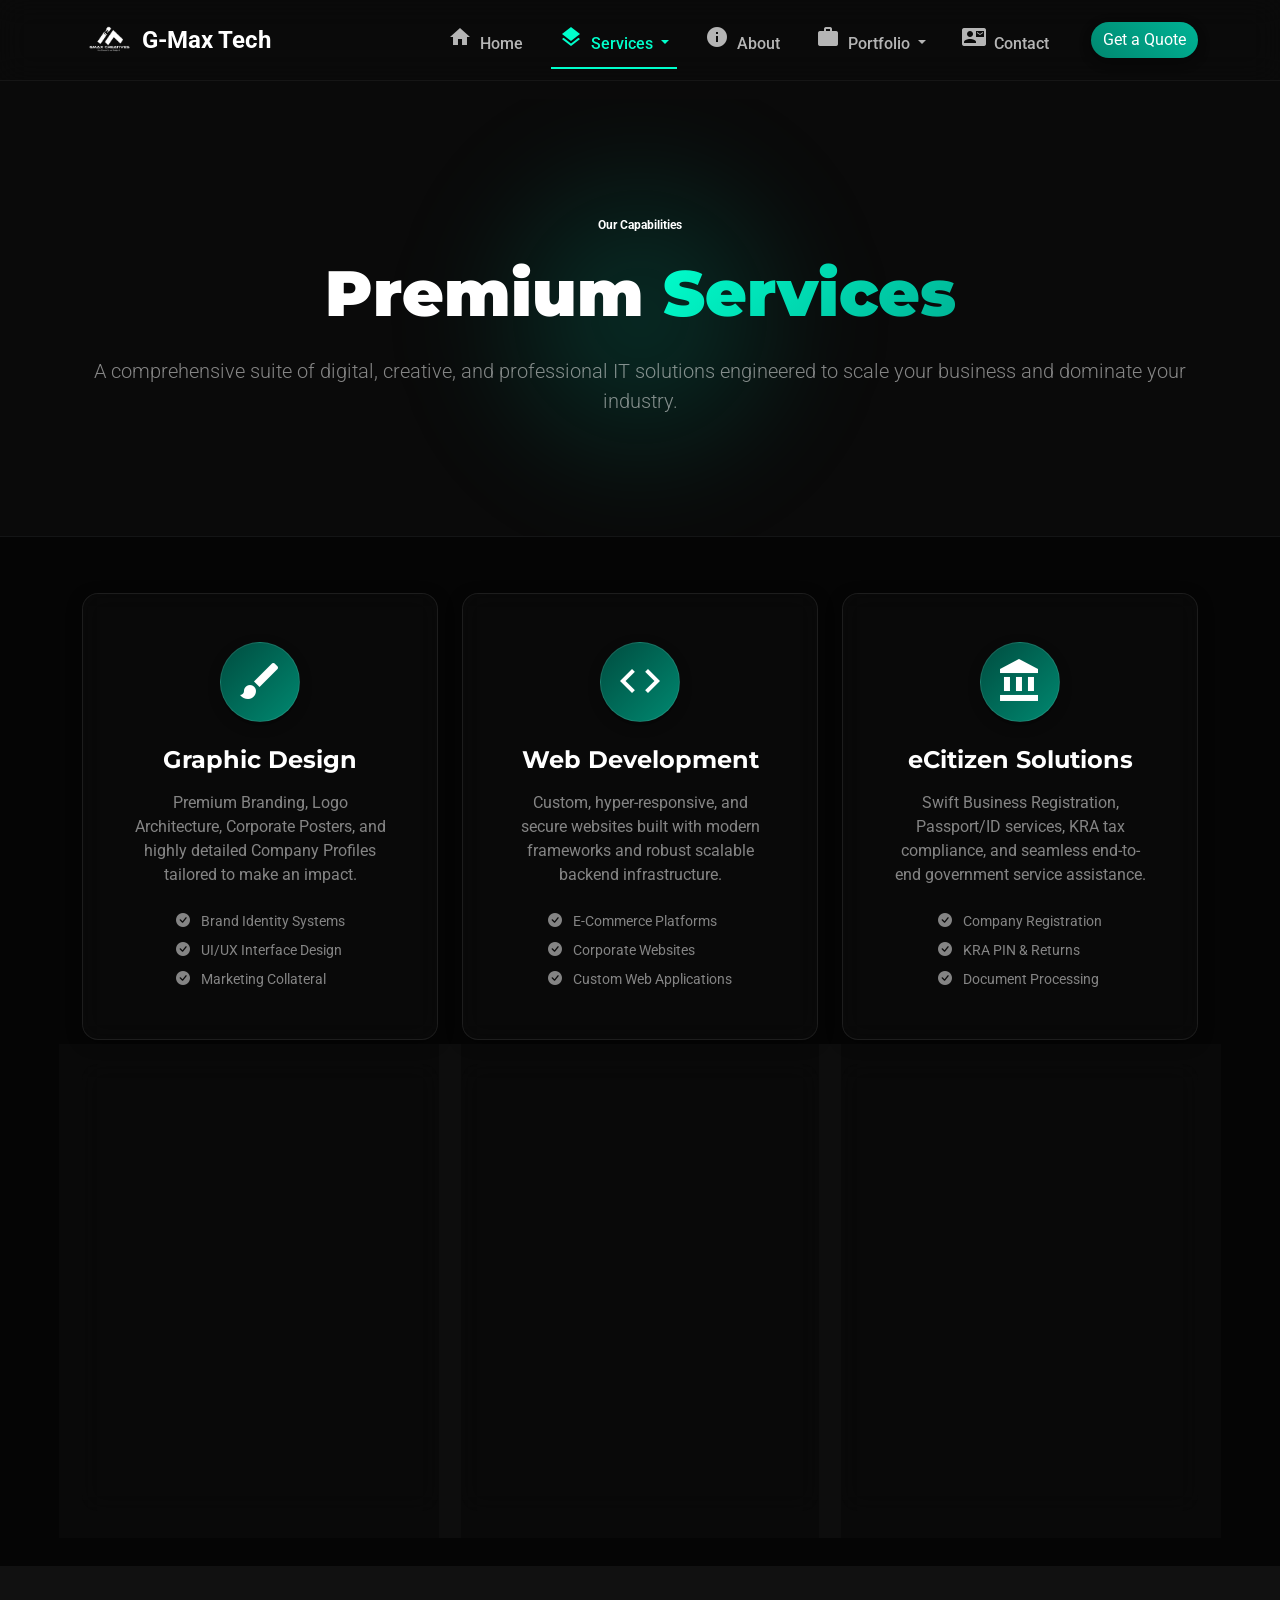
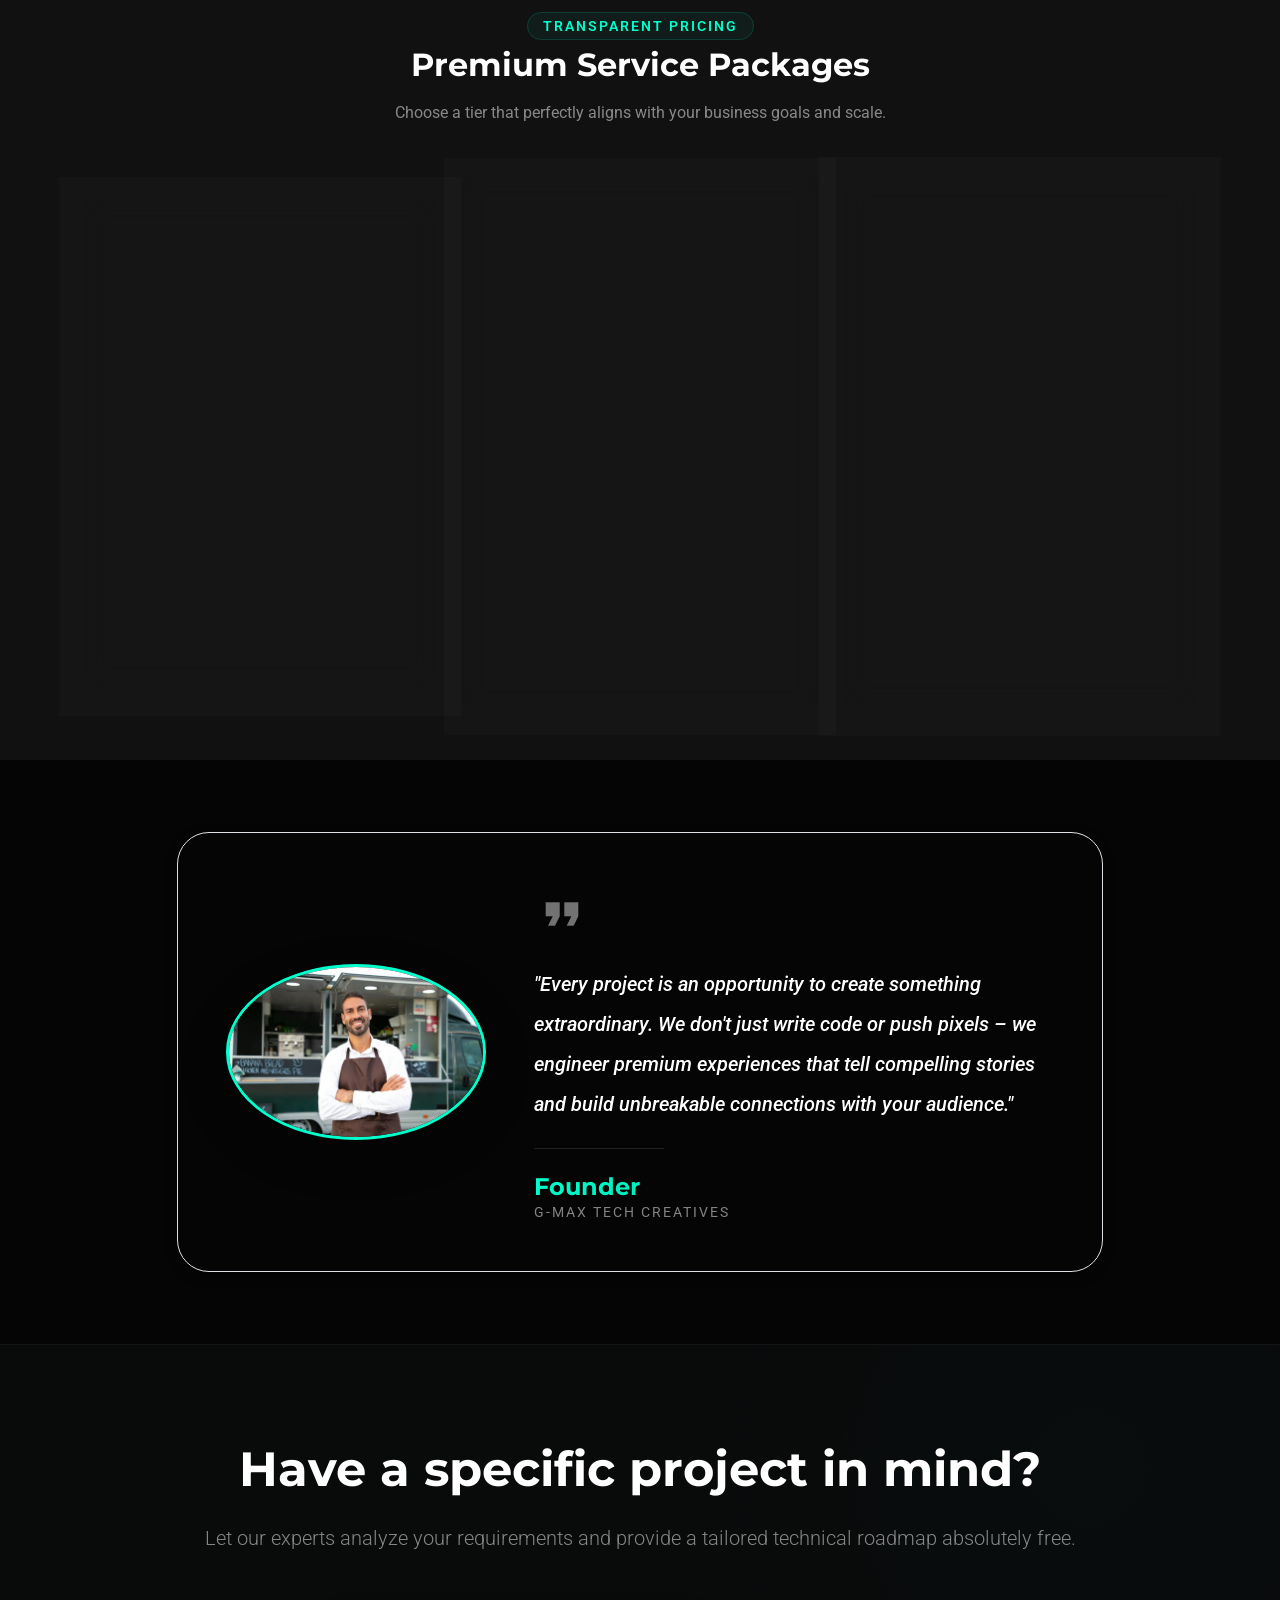
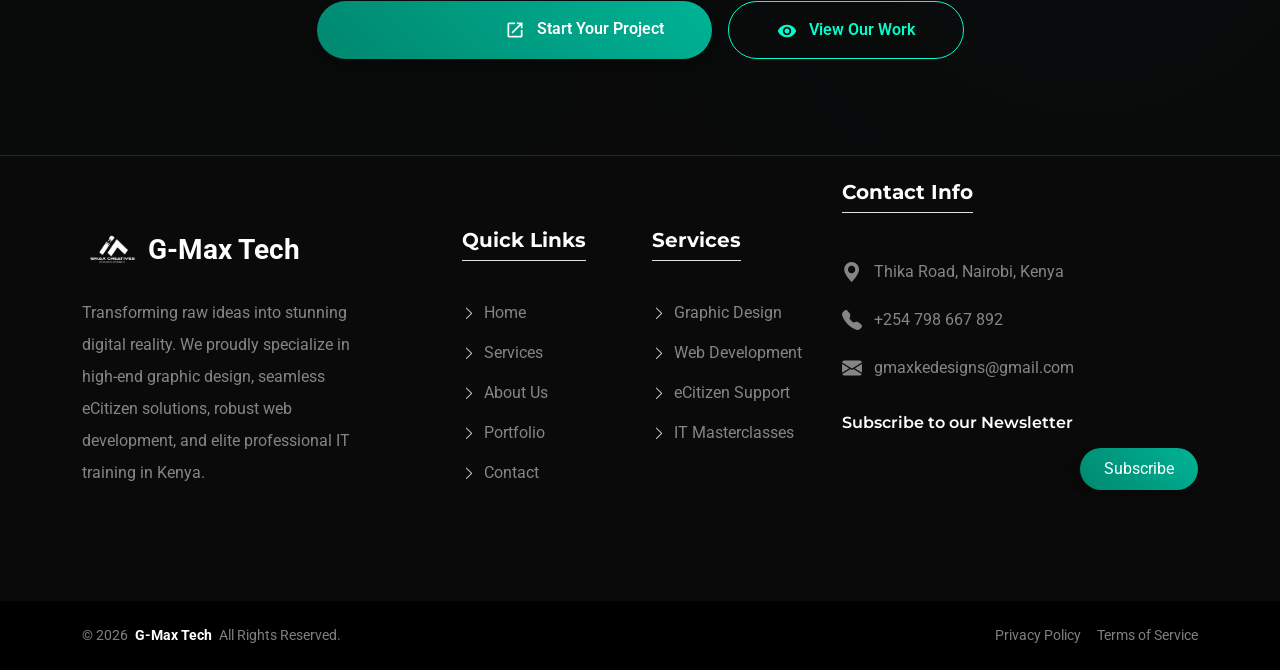
<file: service.html>
<!DOCTYPE html>
<html lang="en">
<head>
  <meta charset="utf-8">
  <meta content="width=device-width, initial-scale=1.0" name="viewport">
  
  <title>Premium Services & Solutions | G-Max Tech</title>
  <meta name="title" content="Premium Services & Solutions | G-Max Tech">
  <meta name="description" content="Explore G-Max Tech's premium suite of services including High-end Graphic Design, Web Development, eCitizen Solutions, Cyber Services, and IT Masterclasses.">
  <meta name="keywords" content="Graphic Design, Web Development, eCitizen Services, IT Training, Cyber Services, SEO, Branding, Tech Agency Nairobi">
  <meta name="author" content="G-Max Tech">
  <meta name="robots" content="index, follow">

  <link href="assets/img/favicon.png" rel="icon">
  <link href="assets/img/apple-touch-icon.png" rel="apple-touch-icon">

  <link href="https://fonts.googleapis.com" rel="preconnect">
  <link href="https://fonts.gstatic.com" rel="preconnect" crossorigin>
  <link href="https://fonts.googleapis.com/css2?family=Roboto:wght@300;400;500;700&family=Montserrat:wght@400;500;600;700;800;900&display=swap" rel="stylesheet">
  <link href="https://fonts.googleapis.com/icon?family=Material+Icons" rel="stylesheet">

  <link href="https://cdn.jsdelivr.net/npm/bootstrap@5.3.2/dist/css/bootstrap.min.css" rel="stylesheet">
  <link href="https://cdn.jsdelivr.net/npm/bootstrap-icons@1.11.3/font/bootstrap-icons.min.css" rel="stylesheet">
  <link href="https://unpkg.com/aos@2.3.4/dist/aos.css" rel="stylesheet">

  <link href="assets/css/main.css" rel="stylesheet">
</head>

<body class="starter-page-page premium-layout services-page">

  <div id="preloader">
      <div class="loader-content">
          <div class="neon-ring"></div>
          <div class="loader-text">INITIALIZING...</div>
      </div>
  </div>
  
  <canvas id="neuron-canvas"></canvas>

  <div class="sidebar-overlay" id="sidebarOverlay"></div>

  <nav class="sidebar" id="sidebar" aria-label="Mobile Navigation">
      <div class="sidebar-header">
          <a class="navbar-brand d-flex align-items-center" href="index.html" target="_self">
              <img src="assets/img/gmax.png" alt="G-Max Tech Logo" style="height: 35px;">
              <span class="ms-2 fw-bold text-white">G-Max Tech</span>
          </a>
          <button class="sidebar-close" id="sidebarClose" aria-label="Close Sidebar">
              <span class="material-icons">close</span>
          </button>
      </div>
      <ul class="sidebar-nav">
          <li class="nav-item">
              <a class="nav-link" href="index.html" target="_self"><span class="material-icons">home</span> Home</a>
          </li>
          <li class="nav-item dropdown">
              <a class="nav-link dropdown-toggle active" href="#" id="sidebarServices" role="button" data-bs-toggle="dropdown" aria-expanded="false">
                  <span class="material-icons">layers</span> Services
              </a>
              <ul class="dropdown-menu bg-dark-glass border-secondary border-opacity-10 shadow-glow" aria-labelledby="sidebarServices">
                  <li><a class="dropdown-item text-white-50 hover-text-white transition-all" href="service.html">Services</a></li>
                  <li><a class="dropdown-item text-white-50 hover-text-white transition-all" href="service-details.html">More Services</a></li>
              </ul>
          </li>
          <li class="nav-item">
              <a class="nav-link" href="about.html" target="_self"><span class="material-icons">info</span> About Us</a>
          </li>
          <li class="nav-item dropdown">
              <a class="nav-link dropdown-toggle" href="#" id="sidebarPortfolio" role="button" data-bs-toggle="dropdown" aria-expanded="false">
                  <span class="material-icons">work</span> Portfolio
              </a>
              <ul class="dropdown-menu bg-dark-glass border-secondary border-opacity-10 shadow-glow" aria-labelledby="sidebarPortfolio">
                  <li><a class="dropdown-item text-white-50 hover-text-white transition-all" href="Portfolio.html">Portfolio</a></li>
                  <li><a class="dropdown-item text-white-50 hover-text-white transition-all" href="portfolio-details.html">See More</a></li>
              </ul>
          </li>
          <li class="nav-item">
              <a class="nav-link" href="contact.html" target="_self"><span class="material-icons">contact_mail</span> Contact</a>
          </li>
      </ul>
  </nav>

  <header>
      <nav class="navbar navbar-expand-lg fixed-top premium-header glass-effect" aria-label="Main Navigation">
          <div class="container">
              <button class="sidebar-toggle d-xl-none me-3" type="button" id="sidebarToggle" aria-label="Toggle Navigation">
                  <span class="material-icons">menu</span>
              </button>

              <a class="navbar-brand d-flex align-items-center me-auto" href="index.html" target="_self">
                  <img src="assets/img/gmax.png" alt="G-Max Tech Logo" style="height: 40px;">
                  <span class="ms-2 fw-bold text-white fs-4 d-none d-sm-block">G-Max Tech</span>
              </a>
              
              <div class="collapse navbar-collapse" id="navbarNav">
                  <ul class="navbar-nav ms-auto align-items-center">
                      <li class="nav-item"><a class="nav-link" href="index.html" target="_self"><i class="material-icons me-1">home</i> Home</a></li>
                      
                      <li class="nav-item dropdown">
                          <a class="nav-link dropdown-toggle active" href="#" id="navbarDropdownServices" role="button" data-bs-toggle="dropdown" aria-expanded="false">
                              <i class="material-icons me-1">layers</i> Services
                          </a>
                          <ul class="dropdown-menu bg-dark-glass border-secondary border-opacity-10 shadow-glow" aria-labelledby="navbarDropdownServices">
                              <li><a class="dropdown-item text-white-50 hover-text-white transition-all" href="service.html">Services</a></li>
                              <li><a class="dropdown-item text-white-50 hover-text-white transition-all" href="service-details.html">More Services</a></li>
                          </ul>
                      </li>

                      <li class="nav-item"><a class="nav-link" href="about.html" target="_self"><i class="material-icons me-1">info</i> About</a></li>
                      
                      <li class="nav-item dropdown">
                          <a class="nav-link dropdown-toggle" href="#" id="navbarDropdownPortfolio" role="button" data-bs-toggle="dropdown" aria-expanded="false">
                              <i class="material-icons me-1">work</i> Portfolio
                          </a>
                          <ul class="dropdown-menu bg-dark-glass border-secondary border-opacity-10 shadow-glow" aria-labelledby="navbarDropdownPortfolio">
                              <li><a class="dropdown-item text-white-50 hover-text-white transition-all" href="Portfolio.html">Portfolio</a></li>
                              <li><a class="dropdown-item text-white-50 hover-text-white transition-all" href="portfolio-details.html">See More</a></li>
                          </ul>
                      </li>

                      <li class="nav-item"><a class="nav-link" href="contact.html" target="_self"><i class="material-icons me-1">contact_mail</i> Contact</a></li>
                  </ul>
                  <a href="contact.html" target="_self" class="btn premium-primary-btn ms-4 rounded-pill shadow-glow hover-lift">Get a Quote</a>
              </div>
          </div>
      </nav>
  </header>

  <main class="main premium-main pt-5 mt-4 z-index-2 position-relative">
    
    <div class="page-title premium-page-hero position-relative overflow-hidden pt-5 pb-5 border-bottom border-secondary border-opacity-10 text-center">
      <div class="hero-glow-orb position-absolute top-50 start-50 translate-middle" style="width: 400px; height: 400px; background: radial-gradient(circle, rgba(0,136,112,0.3) 0%, transparent 70%); z-index: 0; filter: blur(40px);"></div>
      <div class="container position-relative z-index-2 py-5">
        <span class="badge premium-badge mb-3 px-4 py-2" data-aos="fade-down">Our Capabilities</span>
        <h1 class="display-3 fw-black text-white mb-4" data-aos="fade-up" data-aos-delay="100">Premium <span class="text-gradient">Services</span></h1>
        <p class="lead text-white-50 max-w-700 mx-auto" data-aos="fade-up" data-aos-delay="200">A comprehensive suite of digital, creative, and professional IT solutions engineered to scale your business and dominate your industry.</p>
      </div>
    </div>

    <section id="services" class="services section premium-bg-darker pt-5 pb-5 position-relative z-index-2">
      <div class="container" data-aos="fade-up" data-aos-delay="100">
        
        <div class="row g-4 justify-content-center">
          
          <div class="col-xl-4 col-md-6" data-aos="fade-up" data-aos-delay="100">
            <div class="premium-card neon-glow-card p-5 rounded-4 bg-dark-glass text-center h-100 hover-lift position-relative overflow-hidden">
              <div class="neon-border"></div>
              <div class="glow-icon bg-gradient-premium rounded-circle d-inline-flex align-items-center justify-content-center mb-4 shadow-neon" style="width: 80px; height: 80px;">
                <i class="material-icons text-white display-5">brush</i>
              </div>
              <h3 class="h4 fw-bold text-white mb-3">Graphic Design</h3>
              <p class="text-white-50 mb-4">Premium Branding, Logo Architecture, Corporate Posters, and highly detailed Company Profiles tailored to make an impact.</p>
              <ul class="list-unstyled text-start text-white-50 small mb-0 d-inline-block mx-auto">
                <li class="mb-2"><i class="bi bi-check-circle-fill text-accent me-2"></i> Brand Identity Systems</li>
                <li class="mb-2"><i class="bi bi-check-circle-fill text-accent me-2"></i> UI/UX Interface Design</li>
                <li><i class="bi bi-check-circle-fill text-accent me-2"></i> Marketing Collateral</li>
              </ul>
            </div>
          </div>

          <div class="col-xl-4 col-md-6" data-aos="fade-up" data-aos-delay="200">
            <div class="premium-card neon-glow-card p-5 rounded-4 bg-dark-glass text-center h-100 hover-lift position-relative overflow-hidden">
              <div class="neon-border border-accent-alt"></div>
              <div class="glow-icon bg-gradient-premium rounded-circle d-inline-flex align-items-center justify-content-center mb-4 shadow-neon" style="width: 80px; height: 80px;">
                <i class="material-icons text-white display-5">code</i>
              </div>
              <h3 class="h4 fw-bold text-white mb-3">Web Development</h3>
              <p class="text-white-50 mb-4">Custom, hyper-responsive, and secure websites built with modern frameworks and robust scalable backend infrastructure.</p>
              <ul class="list-unstyled text-start text-white-50 small mb-0 d-inline-block mx-auto">
                <li class="mb-2"><i class="bi bi-check-circle-fill text-accent me-2"></i> E-Commerce Platforms</li>
                <li class="mb-2"><i class="bi bi-check-circle-fill text-accent me-2"></i> Corporate Websites</li>
                <li><i class="bi bi-check-circle-fill text-accent me-2"></i> Custom Web Applications</li>
              </ul>
            </div>
          </div>

          <div class="col-xl-4 col-md-6" data-aos="fade-up" data-aos-delay="300">
            <div class="premium-card neon-glow-card p-5 rounded-4 bg-dark-glass text-center h-100 hover-lift position-relative overflow-hidden">
              <div class="neon-border"></div>
              <div class="glow-icon bg-gradient-premium rounded-circle d-inline-flex align-items-center justify-content-center mb-4 shadow-neon" style="width: 80px; height: 80px;">
                <i class="material-icons text-white display-5">account_balance</i>
              </div>
              <h3 class="h4 fw-bold text-white mb-3">eCitizen Solutions</h3>
              <p class="text-white-50 mb-4">Swift Business Registration, Passport/ID services, KRA tax compliance, and seamless end-to-end government service assistance.</p>
              <ul class="list-unstyled text-start text-white-50 small mb-0 d-inline-block mx-auto">
                <li class="mb-2"><i class="bi bi-check-circle-fill text-accent me-2"></i> Company Registration</li>
                <li class="mb-2"><i class="bi bi-check-circle-fill text-accent me-2"></i> KRA PIN & Returns</li>
                <li><i class="bi bi-check-circle-fill text-accent me-2"></i> Document Processing</li>
              </ul>
            </div>
          </div>

          <div class="col-xl-4 col-md-6" data-aos="fade-up" data-aos-delay="400">
            <div class="premium-card neon-glow-card p-5 rounded-4 bg-dark-glass text-center h-100 hover-lift position-relative overflow-hidden">
              <div class="neon-border"></div>
              <div class="glow-icon bg-gradient-premium rounded-circle d-inline-flex align-items-center justify-content-center mb-4 shadow-neon" style="width: 80px; height: 80px;">
                <i class="material-icons text-white display-5">computer</i>
              </div>
              <h3 class="h4 fw-bold text-white mb-3">Cyber Services</h3>
              <p class="text-white-50 mb-4">Professional typing, complex document formatting, high-res scanning, and comprehensive CV or Application support.</p>
              <ul class="list-unstyled text-start text-white-50 small mb-0 d-inline-block mx-auto">
                <li class="mb-2"><i class="bi bi-check-circle-fill text-accent me-2"></i> Advanced Formatting</li>
                <li class="mb-2"><i class="bi bi-check-circle-fill text-accent me-2"></i> CV & Resume Building</li>
                <li><i class="bi bi-check-circle-fill text-accent me-2"></i> Data Entry Solutions</li>
              </ul>
            </div>
          </div>

          <div class="col-xl-4 col-md-6" data-aos="fade-up" data-aos-delay="500">
            <div class="premium-card neon-glow-card p-5 rounded-4 bg-dark-glass text-center h-100 hover-lift position-relative overflow-hidden">
              <div class="neon-border"></div>
              <div class="glow-icon bg-gradient-premium rounded-circle d-inline-flex align-items-center justify-content-center mb-4 shadow-neon" style="width: 80px; height: 80px;">
                <i class="material-icons text-white display-5">school</i>
              </div>
              <h3 class="h4 fw-bold text-white mb-3">IT Masterclasses</h3>
              <p class="text-white-50 mb-4">Empowering the next generation with certified, hands-on training in Web Design, Coding, and advanced Digital Tools.</p>
              <ul class="list-unstyled text-start text-white-50 small mb-0 d-inline-block mx-auto">
                <li class="mb-2"><i class="bi bi-check-circle-fill text-accent me-2"></i> Frontend & Backend Dev</li>
                <li class="mb-2"><i class="bi bi-check-circle-fill text-accent me-2"></i> Graphic Design Suite</li>
                <li><i class="bi bi-check-circle-fill text-accent me-2"></i> 1-on-1 Mentorship</li>
              </ul>
            </div>
          </div>

          <div class="col-xl-4 col-md-6" data-aos="fade-up" data-aos-delay="600">
            <div class="premium-card neon-glow-card p-5 rounded-4 bg-dark-glass text-center h-100 hover-lift position-relative overflow-hidden">
              <div class="neon-border"></div>
              <div class="glow-icon bg-gradient-premium rounded-circle d-inline-flex align-items-center justify-content-center mb-4 shadow-neon" style="width: 80px; height: 80px;">
                <i class="material-icons text-white display-5">trending_up</i>
              </div>
              <h3 class="h4 fw-bold text-white mb-3">SEO & Marketing</h3>
              <p class="text-white-50 mb-4">Drive massive traffic and increase conversions with data-driven SEO, social media management, and paid ad campaigns.</p>
              <ul class="list-unstyled text-start text-white-50 small mb-0 d-inline-block mx-auto">
                <li class="mb-2"><i class="bi bi-check-circle-fill text-accent me-2"></i> Technical SEO Audits</li>
                <li class="mb-2"><i class="bi bi-check-circle-fill text-accent me-2"></i> Social Media Growth</li>
                <li><i class="bi bi-check-circle-fill text-accent me-2"></i> Performance Analytics</li>
              </ul>
            </div>
          </div>

        </div>
      </div>
    </section>

    <section class="pricing-section py-5 premium-bg-alt z-index-2 position-relative">
        <div class="container" data-aos="fade-up">
            <div class="text-center mb-5">
                <span class="description-title text-gradient-bg">Transparent Pricing</span>
                <h2 class="premium-heading text-white fw-bold mt-2">Premium Service Packages</h2>
                <p class="text-white-50 mt-3 mx-auto" style="max-width: 600px;">Choose a tier that perfectly aligns with your business goals and scale.</p>
            </div>
            
            <div class="row g-4 align-items-center justify-content-center">
                <div class="col-lg-4 col-md-6" data-aos="fade-up" data-aos-delay="100">
                    <div class="pricing-card bg-dark-glass p-5 rounded-4 border border-secondary border-opacity-10 h-100 text-center hover-lift">
                        <h4 class="text-white fw-bold mb-2">Starter</h4>
                        <p class="text-white-50 small mb-4">Perfect for small businesses</p>
                        <div class="price text-accent display-5 fw-black mb-4">Custom</div>
                        <ul class="list-unstyled text-start text-white-50 mb-5 d-flex flex-column gap-3">
                            <li><i class="bi bi-check2 text-accent me-2"></i> Basic Logo & Branding</li>
                            <li><i class="bi bi-check2 text-accent me-2"></i> 3-Page Responsive Website</li>
                            <li><i class="bi bi-check2 text-accent me-2"></i> Standard SEO Setup</li>
                            <li><i class="bi bi-check2 text-accent me-2"></i> 1 Month Support</li>
                        </ul>
                        <a href="contact.html" class="btn premium-outline-btn w-100 rounded-pill">Inquire Now</a>
                    </div>
                </div>

                <div class="col-lg-4 col-md-6" data-aos="fade-up" data-aos-delay="200">
                    <div class="pricing-card bg-gradient-premium p-5 rounded-4 shadow-neon position-relative h-100 text-center transform-scale-lg">
                        <div class="position-absolute top-0 start-50 translate-middle badge bg-white text-dark rounded-pill px-3 py-1 fw-bold">MOST POPULAR</div>
                        <h4 class="text-white fw-bold mb-2 mt-2">Professional</h4>
                        <p class="text-white-50 small mb-4">For scaling enterprises</p>
                        <div class="price text-white display-5 fw-black mb-4">Custom</div>
                        <ul class="list-unstyled text-start text-white mb-5 d-flex flex-column gap-3 opacity-75">
                            <li><i class="bi bi-check-circle-fill text-white me-2"></i> Full Brand Identity System</li>
                            <li><i class="bi bi-check-circle-fill text-white me-2"></i> Up to 10 Pages Dynamic Web</li>
                            <li><i class="bi bi-check-circle-fill text-white me-2"></i> Advanced SEO & Analytics</li>
                            <li><i class="bi bi-check-circle-fill text-white me-2"></i> E-Commerce Integration</li>
                            <li><i class="bi bi-check-circle-fill text-white me-2"></i> 3 Months Priority Support</li>
                        </ul>
                        <a href="contact.html" class="btn btn-light text-dark fw-bold w-100 rounded-pill hover-lift">Get Started</a>
                    </div>
                </div>

                <div class="col-lg-4 col-md-6" data-aos="fade-up" data-aos-delay="300">
                    <div class="pricing-card bg-dark-glass p-5 rounded-4 border border-secondary border-opacity-10 h-100 text-center hover-lift">
                        <h4 class="text-white fw-bold mb-2">Enterprise</h4>
                        <p class="text-white-50 small mb-4">For corporate institutions</p>
                        <div class="price text-accent display-5 fw-black mb-4">Custom</div>
                        <ul class="list-unstyled text-start text-white-50 mb-5 d-flex flex-column gap-3">
                            <li><i class="bi bi-check2 text-accent me-2"></i> Corporate Branding & Profiles</li>
                            <li><i class="bi bi-check2 text-accent me-2"></i> Complex Web App Dev</li>
                            <li><i class="bi bi-check2 text-accent me-2"></i> Dedicated Cloud Hosting</li>
                            <li><i class="bi bi-check2 text-accent me-2"></i> Full Digital Marketing Suite</li>
                            <li><i class="bi bi-check2 text-accent me-2"></i> 24/7 Dedicated Support</li>
                        </ul>
                        <a href="contact.html" class="btn premium-outline-btn w-100 rounded-pill">Contact Sales</a>
                    </div>
                </div>
            </div>
        </div>
    </section>

    <section class="py-5 premium-bg-darker position-relative z-index-2">
        <div class="container">
            <div class="cta-wrapper mt-4 mb-4 text-center" data-aos="zoom-in" data-aos-delay="200">
              <div class="row justify-content-center">
                <div class="col-lg-10">
                  <div class="cta-box premium-glass-banner shadow-neon rounded-5 overflow-hidden position-relative p-4 p-md-5 border border-accent border-opacity-25">
                    <div class="banner-bg-elements" style="background: linear-gradient(45deg, rgba(0,136,112,0.1), transparent);"></div>
                    <div class="row align-items-center position-relative z-index-2">
                      <div class="col-lg-4 mb-4 mb-lg-0">
                        <div class="cta-image image-reveal-left position-relative">
                          <div class="neon-ring position-absolute top-50 start-50 translate-middle w-100 h-100 z-index-0 opacity-50"></div>
                          <img src="assets/img/services/services-8.webp" alt="Services Detail" class="img-fluid rounded-circle border-premium shadow-lg position-relative z-index-2" style="border: 3px solid var(--accent-color);">
                        </div>
                      </div>
                      <div class="col-lg-8">
                        <div class="cta-content text-lg-start ps-lg-4">
                          <i class="material-icons text-accent display-4 mb-3 d-block opacity-50">format_quote</i>
                          <p class="lead fw-medium fst-italic text-white lh-lg">"Every project is an opportunity to create something extraordinary. We don't just write code or push pixels – we engineer premium experiences that tell compelling stories and build unbreakable connections with your audience."</p>
                          <hr class="border-secondary w-25 my-4 mx-auto mx-lg-0 opacity-25">
                          <h5 class="fw-bold mb-0 text-gradient fs-4">Founder</h5>
                          <p class="text-white-50 small mb-0 text-uppercase letter-spacing-2">G-Max Tech Creatives</p>
                        </div>
                      </div>
                    </div>
                  </div>
                </div>
              </div>
            </div>
        </div>
    </section>

    <section class="cta-section py-5 position-relative z-index-2 overflow-hidden border-top border-secondary border-opacity-10">
        <div class="bg-abstract-shapes opacity-50"></div>
        <div class="container py-5 text-center position-relative z-index-2" data-aos="fade-up">
            <h2 class="display-5 fw-bold text-white mb-4">Have a specific project in mind?</h2>
            <p class="lead text-white-50 mb-5 max-w-700 mx-auto">Let our experts analyze your requirements and provide a tailored technical roadmap absolutely free.</p>
            <div class="d-flex justify-content-center gap-3 flex-wrap">
                <a href="contact.html" class="btn premium-primary-btn btn-lg px-5 py-3 rounded-pill shadow-glow hover-lift fs-6 fw-semibold"><i class="material-icons align-middle me-2 fs-5">rocket_launch</i> Start Your Project</a>
                <a href="Portfolio.html" class="btn premium-outline-btn btn-lg px-5 py-3 rounded-pill hover-lift fs-6 fw-semibold"><i class="material-icons align-middle me-2 fs-5">visibility</i> View Our Work</a>
            </div>
        </div>
    </section>

  </main>

  <footer id="footer" class="footer position-relative z-index-2">
    <div class="footer-top border-top border-secondary border-opacity-25 py-5 bg-darker">
      <div class="container mt-4">
        <div class="row gy-5">
          
          <div class="col-lg-4 col-md-12 footer-about pe-lg-5">
            <a href="index.html" class="logo d-flex align-items-center mb-4 text-decoration-none">
              <img src="assets/img/gmax.png" alt="G-Max Tech Logo" height="45" class="me-2">
              <span class="sitename fs-3 fw-bold text-white">G-Max Tech</span>
            </a>
            <p class="text-white-50 lh-lg pe-4 mb-4">Transforming raw ideas into stunning digital reality. We proudly specialize in high-end graphic design, seamless eCitizen solutions, robust web development, and elite professional IT training in Kenya.</p>
            <div class="social-links d-flex gap-2">
                <a href="#" class="d-flex align-items-center justify-content-center bg-dark-glass text-white rounded-circle hover-lift" style="width: 40px; height: 40px;"><i class="bi bi-twitter-x"></i></a>
                <a href="#" class="d-flex align-items-center justify-content-center bg-dark-glass text-white rounded-circle hover-lift" style="width: 40px; height: 40px;"><i class="bi bi-facebook"></i></a>
                <a href="#" class="d-flex align-items-center justify-content-center bg-dark-glass text-white rounded-circle hover-lift" style="width: 40px; height: 40px;"><i class="bi bi-instagram"></i></a>
                <a href="#" class="d-flex align-items-center justify-content-center bg-dark-glass text-white rounded-circle hover-lift" style="width: 40px; height: 40px;"><i class="bi bi-linkedin"></i></a>
            </div>
          </div>
          
          <div class="col-lg-2 col-6 footer-links">
            <h4 class="text-white fw-bold h5 mb-4 position-relative pb-2 border-bottom border-accent d-inline-block">Quick Links</h4>
            <ul class="list-unstyled d-flex flex-column gap-3 mt-3">
              <li><i class="bi bi-chevron-right text-accent me-2 small"></i><a href="index.html" target="_self" class="text-white-50 text-decoration-none hover-text-white transition-all">Home</a></li>
              <li><i class="bi bi-chevron-right text-accent me-2 small"></i><a href="service.html" target="_self" class="text-white-50 text-decoration-none hover-text-white transition-all">Services</a></li>
              <li><i class="bi bi-chevron-right text-accent me-2 small"></i><a href="about.html" target="_self" class="text-white-50 text-decoration-none hover-text-white transition-all">About Us</a></li>
              <li><i class="bi bi-chevron-right text-accent me-2 small"></i><a href="Portfolio.html" target="_self" class="text-white-50 text-decoration-none hover-text-white transition-all">Portfolio</a></li>
              <li><i class="bi bi-chevron-right text-accent me-2 small"></i><a href="contact.html" target="_self" class="text-white-50 text-decoration-none hover-text-white transition-all">Contact</a></li>
            </ul>
          </div>
          
          <div class="col-lg-2 col-6 footer-links">
            <h4 class="text-white fw-bold h5 mb-4 position-relative pb-2 border-bottom border-accent d-inline-block">Services</h4>
            <ul class="list-unstyled d-flex flex-column gap-3 mt-3">
              <li><i class="bi bi-chevron-right text-accent me-2 small"></i><a href="service.html" class="text-white-50 text-decoration-none hover-text-white transition-all">Graphic Design</a></li>
              <li><i class="bi bi-chevron-right text-accent me-2 small"></i><a href="service.html" class="text-white-50 text-decoration-none hover-text-white transition-all">Web Development</a></li>
              <li><i class="bi bi-chevron-right text-accent me-2 small"></i><a href="service.html" class="text-white-50 text-decoration-none hover-text-white transition-all">eCitizen Support</a></li>
              <li><i class="bi bi-chevron-right text-accent me-2 small"></i><a href="service.html" class="text-white-50 text-decoration-none hover-text-white transition-all">IT Masterclasses</a></li>
            </ul>
          </div>
          
          <div class="col-lg-4 col-md-12 footer-contact text-center text-md-start mt-5 mt-lg-0">
            <h4 class="text-white fw-bold h5 mb-4 position-relative pb-2 border-bottom border-accent d-inline-block">Contact Info</h4>
            <div class="text-white-50 mt-3 lh-lg mb-4">
              <p class="mb-2"><i class="bi bi-geo-alt-fill text-accent me-2 fs-5 align-middle"></i> Thika Road, Nairobi, Kenya</p>
              <p class="mb-2"><i class="bi bi-telephone-fill text-accent me-2 fs-5 align-middle"></i> +254 798 667 892</p>
              <p class="mb-2"><i class="bi bi-envelope-fill text-accent me-2 fs-5 align-middle"></i> gmaxkedesigns@gmail.com</p>
            </div>
            
            <h5 class="text-white fw-semibold h6 mb-3">Subscribe to our Newsletter</h5>
            <form action="#" class="d-flex position-relative">
                <input type="email" class="form-control bg-dark-glass border-secondary border-opacity-25 text-white pe-5 py-2 rounded-pill" placeholder="Email address" required>
                <button type="submit" class="btn premium-primary-btn position-absolute end-0 top-0 bottom-0 rounded-pill px-4">Subscribe</button>
            </form>
          </div>
          
        </div>
      </div>
    </div>
    <div class="footer-bottom bg-black py-4">
      <div class="container d-flex flex-column flex-md-row justify-content-between align-items-center">
        <p class="mb-0 text-white-50 small">© <span id="currentYear">2026</span> <strong class="text-white px-1">G-Max Tech</strong> All Rights Reserved.</p>
        <div class="text-white-50 small mt-2 mt-md-0 d-flex gap-3">
            <a href="#" class="text-white-50 text-decoration-none hover-text-white">Privacy Policy</a>
            <a href="#" class="text-white-50 text-decoration-none hover-text-white">Terms of Service</a>
        </div>
      </div>
    </div>
  </footer>

  <a href="#" id="scroll-top" class="scroll-top d-flex align-items-center justify-content-center hover-lift shadow-glow bg-gradient-premium rounded-circle" aria-label="Scroll to Top">
      <i class="material-icons text-white">arrow_upward</i>
  </a>

  <script src="https://cdn.jsdelivr.net/npm/bootstrap@5.3.2/dist/js/bootstrap.bundle.min.js"></script>
  <script src="https://unpkg.com/aos@2.3.4/dist/aos.js"></script>
  
  <script src="assets/js/main.js"></script>
  <script>
      // Quick script for dynamic year in footer
      document.getElementById('currentYear').textContent = new Date().getFullYear();
  </script>
</body>
</html>
</file>
<file: assets/css/main.css>
/* ==========================================================================
   G-MAX TECH PREMIUM STYLESHEET
   Theme: Dark Premium, Glassmorphism, Strict Border Glows
   ========================================================================== */

/* --------------------------------------------------------------------------
   1. CSS VARIABLES & ROOT
   -------------------------------------------------------------------------- */
:root {
    /* Color Palette */
    --primary-color: #008870;       
    --primary-light: #00b395;
    --primary-dark: #004d40;
    --accent-color: #00ffcc;        
    --accent-alt: #00e5ff;          
    
    /* Backgrounds */
    --bg-darker: #050505;
    --bg-dark: #0a0a0a;
    --bg-alt: #111111;
    
    /* Glass & Borders */
    --glass-bg: rgba(255, 255, 255, 0.02);
    --glass-border: rgba(255, 255, 255, 0.08);
    
    /* Typography */
    --font-primary: 'Roboto', sans-serif;
    --font-heading: 'Montserrat', sans-serif;
    
    /* Shadows - Stripped of heavy neon bleeds */
    --shadow-glass: 0 4px 15px rgba(0, 0, 0, 0.4);
    
    /* Transitions */
    --trans-fast: 0.2s ease;
    --trans-normal: 0.3s ease-in-out;
    --trans-slow: 0.5s cubic-bezier(0.25, 0.8, 0.25, 1);
}

/* --------------------------------------------------------------------------
   2. GLOBAL, RESET & SPACING (Reduced Padding)
   -------------------------------------------------------------------------- */
html, body {
    overflow-x: hidden;
    scroll-behavior: smooth;
    background-color: var(--bg-dark);
    color: #e0e0e0;
    font-family: var(--font-primary);
    -webkit-font-smoothing: antialiased;
}

h1, h2, h3, h4, h5, h6, .premium-heading {
    font-family: var(--font-heading);
}

a {
    color: var(--accent-color);
    text-decoration: none;
    transition: var(--trans-normal);
}

a:hover {
    color: var(--primary-light);
}

/* Hide Canvas globally since it's removed */
#neuron-canvas {
    display: none !important;
}

/* ----- SPACING REDUCTIONS ----- */
.premium-main {
    padding-top: 75px !important; /* Ensures smooth start just below navbar */
}

/* Homescreen Hero Padding Reduction */
.hero-slide .hero-content, .hero .hero-content {
    padding-top: 3rem !important;
    padding-bottom: 2.5rem !important;
}

.hero .hero-subtitle {
    margin-bottom: 1.5rem !important;
}

/* General section padding reduction to tighten the site up */
.section {
    padding-top: 3.5rem !important;
    padding-bottom: 3.5rem !important;
}

.premium-page-hero {
    padding-top: 4rem !important;
    padding-bottom: 3.5rem !important;
}

/* Utility Classes */
.transition-all { transition: all var(--trans-normal); }
.fw-black { font-weight: 900 !important; }
.letter-spacing-1 { letter-spacing: 1px; }
.letter-spacing-2 { letter-spacing: 2px; }
.z-index-1 { z-index: 1; }
.z-index-2 { z-index: 2; }
.cursor-pointer { cursor: pointer; }

/* --------------------------------------------------------------------------
   3. BACKGROUNDS & TYPOGRAPHY
   -------------------------------------------------------------------------- */
.premium-bg-darker { background-color: var(--bg-darker); }
.premium-bg-alt { background-color: var(--bg-alt); }

.text-gradient {
    background: linear-gradient(135deg, var(--accent-color), var(--primary-light));
    -webkit-background-clip: text;
    -webkit-text-fill-color: transparent;
    background-clip: text;
}

.text-gradient-bg {
    background: rgba(0, 255, 204, 0.05);
    color: var(--accent-color);
    padding: 5px 15px;
    border-radius: 50px;
    font-weight: 600;
    text-transform: uppercase;
    letter-spacing: 2px;
    font-size: 0.85rem;
    border: 1px solid rgba(0, 255, 204, 0.15);
}

/* Background Orbs & Shapes */
.hero-glow-orb {
    pointer-events: none;
    animation: float-orb 10s ease-in-out infinite alternate;
    opacity: 1.0; /* Softened background orbs */
}

.bg-abstract-shapes {
    position: absolute;
    top: 0; left: 0; width: 100%; height: 100%;
    background-image: radial-gradient(circle at 15% 50%, rgba(0, 136, 112, 0.03) 0%, transparent 50%),
                      radial-gradient(circle at 85% 30%, rgba(0, 229, 255, 0.03) 0%, transparent 50%);
    pointer-events: none;
    z-index: 0;
}

/* --------------------------------------------------------------------------
   4. STRICT BORDER-ONLY GLOW & CARDS
   -------------------------------------------------------------------------- */
.bg-dark-glass, .premium-glass-panel {
    background: var(--glass-bg);
    backdrop-filter: blur(12px);
    -webkit-backdrop-filter: blur(12px);
    border: 1px solid var(--glass-border);
    box-shadow: var(--shadow-glass);
}

.bg-gradient-premium {
    background: linear-gradient(135deg, var(--primary-dark), var(--primary-color));
    border: 1px solid rgba(255,255,255,0.1);
}

/* Master Card Styles - Kills heavy shadow, sets up strict border glow */
.neon-glow-card, 
.premium-hover-card, 
.premium-card, 
.pricing-card, 
.feature-item,
.portfolio-card {
    border: 1px solid var(--glass-border) !important;
    background: var(--glass-bg);
    backdrop-filter: blur(12px);
    -webkit-backdrop-filter: blur(12px);
    transition: all var(--trans-normal);
    box-shadow: 0 4px 15px rgba(0,0,0,0.4) !important; /* Dark depth shadow, NO COLOR GLOW initially */
}

/* STRICT BORDER GLOW ON HOVER */
.neon-glow-card:hover, 
.premium-hover-card:hover, 
.premium-card:hover, 
.pricing-card:hover, 
.feature-item:hover,
.portfolio-card:hover {
    transform: translateY(-5px);
    border: 1px solid var(--accent-color) !important;
    /* This creates a sharp, vivid, but SLIGHT border glow only */
    box-shadow: 0 0 5px rgba(0, 255, 204, 0.4), inset 0 0 5px rgba(0, 255, 204, 0.2) !important;
}

/* Hero Image Constant Neon Border */
.hero-neon-image {
    border: 2px solid var(--accent-color) !important;
    box-shadow: 0 0 12px rgba(0, 255, 204, 0.4), inset 0 0 12px rgba(0, 255, 204, 0.2) !important;
    border-radius: 1.5rem; 
    transition: all var(--trans-normal);
    background-color: var(--glass-bg);
    padding: 5px; /* Gives it a framed look */
}

.hero-neon-image:hover {
    box-shadow: 0 0 20px rgba(0, 255, 204, 0.6), inset 0 0 15px rgba(0, 255, 204, 0.3) !important;
    transform: translateY(-5px) scale(1.02);
}

/* Disable the old animated gradient backgrounds that caused massive bleeding */
.neon-border {
    display: none !important; 
}

/* Strip heavy glows from general helper classes */
.shadow-glow, .shadow-neon { 
    box-shadow: 0 4px 12px rgba(0,0,0,0.4) !important; 
}

/* --------------------------------------------------------------------------
   5. BUTTONS & INTERACTIVITY
   -------------------------------------------------------------------------- */
.premium-primary-btn {
    background: linear-gradient(45deg, var(--primary-color), var(--primary-light));
    border: none;
    color: #fff !important;
    position: relative;
    z-index: 1;
    overflow: hidden;
    box-shadow: 0 4px 10px rgba(0,0,0,0.3);
}
.premium-primary-btn::after {
    content: '';
    position: absolute;
    top: 0; left: -100%; width: 100%; height: 100%;
    background: linear-gradient(90deg, transparent, rgba(255,255,255,0.2), transparent);
    transition: var(--trans-normal);
    z-index: -1;
}
.premium-primary-btn:hover::after { left: 100%; }
.premium-primary-btn:hover { box-shadow: 0 4px 15px rgba(0,136,112,0.5); }

.premium-outline-btn {
    background: transparent;
    border: 1px solid var(--accent-color);
    color: var(--accent-color) !important;
}
.premium-outline-btn:hover {
    background: rgba(0, 255, 204, 0.1);
    color: var(--accent-color) !important;
}

.premium-white-btn {
    background: #fff;
    color: var(--bg-dark) !important;
    border: none;
}
.premium-white-btn:hover {
    background: #f0f0f0;
}

/* Distinct Vibrant Enroll Button */
.premium-enroll-btn {
    background: linear-gradient(45deg, #ff8c00, #ff4500); /* Vivid Sunset Orange */
    border: none;
    color: #fff !important;
    box-shadow: 0 4px 10px rgba(255, 140, 0, 0.3);
    transition: var(--trans-fast);
}
.premium-enroll-btn:hover {
    box-shadow: 0 6px 15px rgba(255, 140, 0, 0.6);
    transform: translateY(-3px);
}

.hover-lift { transition: var(--trans-slow); }
.hover-lift:hover { transform: translateY(-5px); }

.hover-lift-sm { transition: var(--trans-normal); }
.hover-lift-sm:hover { transform: translateY(-3px); }

.hover-scale { transition: transform 0.6s cubic-bezier(0.25, 0.8, 0.25, 1); }
.hover-scale:hover { transform: scale(1.03); }

/* Prevent auto-typing from breaking words */
.text-nowrap { white-space: nowrap !important; }

/* --------------------------------------------------------------------------
   6. HEADER & NAVIGATION
   -------------------------------------------------------------------------- */
.premium-header {
    background: rgba(10, 10, 10, 0.8);
    backdrop-filter: blur(15px);
    -webkit-backdrop-filter: blur(15px);
    border-bottom: 1px solid rgba(255,255,255,0.05);
    transition: var(--trans-normal);
    padding: 15px 0;
}
.premium-header.scrolled {
    padding: 10px 0;
    background: rgba(5, 5, 5, 0.95);
    box-shadow: 0 4px 20px rgba(0,0,0,0.5);
    border-bottom: 1px solid rgba(0, 255, 204, 0.15);
}

.navbar-nav .nav-link {
    color: rgba(255,255,255,0.7);
    font-weight: 500;
    margin: 0 10px;
    position: relative;
    transition: var(--trans-fast);
}
.navbar-nav .nav-link:hover, .navbar-nav .nav-link.active {
    color: var(--accent-color);
}
.navbar-nav .nav-link::before {
    content: '';
    position: absolute;
    bottom: -5px; left: 0; width: 0%; height: 2px;
    background: var(--accent-color);
    transition: width var(--trans-normal);
}
.navbar-nav .nav-link:hover::before, .navbar-nav .nav-link.active::before {
    width: 100%;
}

/* ADDITIONS: Dropdown Menu Enhancements */
.dropdown-menu.bg-dark-glass {
    background: rgba(10, 10, 10, 0.95);
    backdrop-filter: blur(15px);
    -webkit-backdrop-filter: blur(15px);
}
.dropdown-item.hover-text-white:hover {
    color: #fff !important;
    background: rgba(0, 255, 204, 0.1);
}

/* ADDITIONS: GSAP Typography Formatting */
.gsap-word {
    display: inline-block;
    white-space: nowrap;
    perspective: 1000px;
}
.gsap-anim-letter {
    display: inline-block;
    transform-style: preserve-3d;
}

/* --------------------------------------------------------------------------
   7. MOBILE SIDEBAR
   -------------------------------------------------------------------------- */
.sidebar {
    position: fixed;
    top: 0; left: -300px; width: 300px; height: 100vh;
    background: rgba(10, 10, 10, 0.95);
    backdrop-filter: blur(20px);
    border-right: 1px solid rgba(0, 255, 204, 0.2);
    z-index: 9999;
    transition: left 0.4s cubic-bezier(0.77, 0, 0.175, 1);
    display: flex;
    flex-direction: column;
}
.sidebar.active { left: 0; box-shadow: 10px 0 30px rgba(0,0,0,0.8); }

.sidebar-overlay {
    position: fixed; top: 0; left: 0; width: 100%; height: 100%;
    background: rgba(0,0,0,0.7);
    backdrop-filter: blur(5px);
    z-index: 9998;
    opacity: 0; visibility: hidden;
    transition: var(--trans-normal);
}
.sidebar-overlay.active { opacity: 1; visibility: visible; }

.sidebar-header {
    padding: 20px;
    display: flex; justify-content: space-between; align-items: center;
    border-bottom: 1px solid rgba(255,255,255,0.05);
}
.sidebar-close {
    background: transparent; border: none; color: #fff; font-size: 24px;
}
.sidebar-nav { list-style: none; padding: 20px 0; margin: 0; }
.sidebar-nav .nav-item { margin-bottom: 5px; }
.sidebar-nav .nav-link {
    display: flex; align-items: center; padding: 15px 30px;
    color: rgba(255,255,255,0.7); font-size: 1.1rem;
    transition: var(--trans-fast);
}
.sidebar-nav .nav-link .material-icons { margin-right: 15px; color: var(--accent-color); opacity: 0.7;}
.sidebar-nav .nav-link:hover, .sidebar-nav .nav-link.active {
    background: linear-gradient(90deg, rgba(0,255,204,0.05), transparent);
    color: #fff; border-left: 3px solid var(--accent-color);
}
.sidebar-nav .nav-link:hover .material-icons, .sidebar-nav .nav-link.active .material-icons { opacity: 1; }

/* Toggle Button */
.sidebar-toggle {
    background: transparent; border: none; color: #fff; font-size: 28px; padding: 0;
}

/* --------------------------------------------------------------------------
   8. FORMS & CONTACT
   -------------------------------------------------------------------------- */
.glass-floating-input .form-control {
    background: rgba(255, 255, 255, 0.03) !important;
    border: 1px solid rgba(255, 255, 255, 0.1) !important;
    color: #fff !important;
    backdrop-filter: blur(10px);
    transition: var(--trans-normal);
}
.glass-floating-input .form-control:focus {
    background: rgba(0, 255, 204, 0.03) !important;
    border-color: var(--accent-color) !important;
}
.glass-floating-input label { color: rgba(255, 255, 255, 0.5) !important; }
.glass-floating-input .form-control:focus ~ label,
.glass-floating-input .form-control:not(:placeholder-shown) ~ label {
    color: var(--accent-color) !important;
}

select.premium-select option {
    background: var(--bg-dark);
    color: #fff;
}

/* --------------------------------------------------------------------------
   9. PORTFOLIO & ISOTOPE FILTERS
   -------------------------------------------------------------------------- */
.premium-filters .nav-pills li {
    background: var(--glass-bg);
    border: 1px solid var(--glass-border);
    color: rgba(255,255,255,0.7);
    transition: var(--trans-normal);
}
.premium-filters .nav-pills li:hover {
    border-color: rgba(0,255,204,0.3);
    color: #fff;
}
.premium-filters .nav-pills li.filter-active {
    background: var(--accent-color);
    color: var(--bg-dark);
    border-color: var(--accent-color);
}

.premium-image-reveal {
    position: relative;
    overflow: hidden;
}
.premium-glass-overlay {
    background: rgba(0, 0, 0, 0.5);
    backdrop-filter: blur(3px);
    opacity: 0;
    transition: var(--trans-normal);
}
.portfolio-card:hover .premium-glass-overlay { opacity: 1; }

.btn-icon-premium {
    background: rgba(255,255,255,0.1);
    border: 1px solid rgba(255,255,255,0.2);
    color: #fff;
    width: 50px; height: 50px;
    display: flex; align-items: center; justify-content: center;
}
.btn-icon-premium:hover {
    background: var(--accent-color);
    color: #000;
    border-color: var(--accent-color);
}

/* --------------------------------------------------------------------------
   10. PRELOADER & SCROLL TOP
   -------------------------------------------------------------------------- */
#preloader {
    position: fixed; inset: 0;
    background: var(--bg-darker);
    z-index: 999999;
    display: flex; align-items: center; justify-content: center;
    transition: opacity 0.5s ease, visibility 0.5s ease;
}
.loader-content { text-align: center; }
.neon-ring {
    width: 50px; height: 50px;
    border: 2px solid rgba(255,255,255,0.1);
    border-top-color: var(--accent-color);
    border-radius: 50%;
    animation: spin-ring 1s linear infinite;
    margin: 0 auto 15px auto;
}
.loader-text {
    color: var(--accent-color);
    font-size: 0.8rem; letter-spacing: 2px;
}

.scroll-top {
    position: fixed;
    bottom: 30px; right: 30px;
    width: 45px; height: 45px;
    background: var(--bg-dark-glass);
    border: 1px solid var(--accent-color);
    z-index: 999;
    opacity: 0; visibility: hidden;
    transition: var(--trans-normal);
    text-decoration: none;
}
.scroll-top.active { opacity: 1; visibility: visible; }
.scroll-top:hover {
    background: var(--accent-color);
    transform: translateY(-5px);
}
.scroll-top:hover .material-icons { color: #000 !important; }

/* --------------------------------------------------------------------------
   11. FOOTER
   -------------------------------------------------------------------------- */
.footer-links ul li a { position: relative; display: inline-block; }
.footer-links ul li a::after {
    content: ''; position: absolute; bottom: -2px; left: 0; width: 0; height: 1px;
    background: var(--accent-color); transition: width var(--trans-fast);
}
.footer-links ul li a:hover::after { width: 100%; }

/* --------------------------------------------------------------------------
   12. ANIMATIONS (Keyframes)
   -------------------------------------------------------------------------- */
@keyframes spin-ring {
    0% { transform: rotate(0deg); }
    100% { transform: rotate(360deg); }
}

@keyframes float-orb {
    0% { transform: translate(-50%, -50%) translateY(0px) scale(1); }
    50% { transform: translate(-50%, -50%) translateY(-15px) scale(1.02); }
    100% { transform: translate(-50%, -50%) translateY(0px) scale(1); }
}

/* --------------------------------------------------------------------------
   13. RESPONSIVE FIXES (Mobile Layouts & Additions)
   -------------------------------------------------------------------------- */
@media (max-width: 991px) {
    .display-3 { font-size: 2.5rem; }
    .display-4 { font-size: 2rem; }
    .display-5 { font-size: 1.8rem; }
    .premium-main { padding-top: 60px !important; }

    /* ADDITIONS: Ensure hero container adapts correctly without overlapping */
    .hero-slide .container {
        height: auto !important;
        min-height: 100vh;
        padding-top: 40px;
        padding-bottom: 40px;
    }
    
    /* ADDITIONS: Force the hidden hero images to display on small screens and stack underneath the text */
    .hero-slide .d-none.d-lg-block {
        display: block !important;
    }
    
    .hero-image {
        margin-top: 3rem;
        margin-bottom: 2rem;
    }
    
    /* ADDITIONS: Make the image responsive and well-proportioned for mobile */
    .hero-neon-image {
        width: 85% !important;
        max-width: 350px;
        margin: 0 auto;
        display: block;
    }
}
</file>
